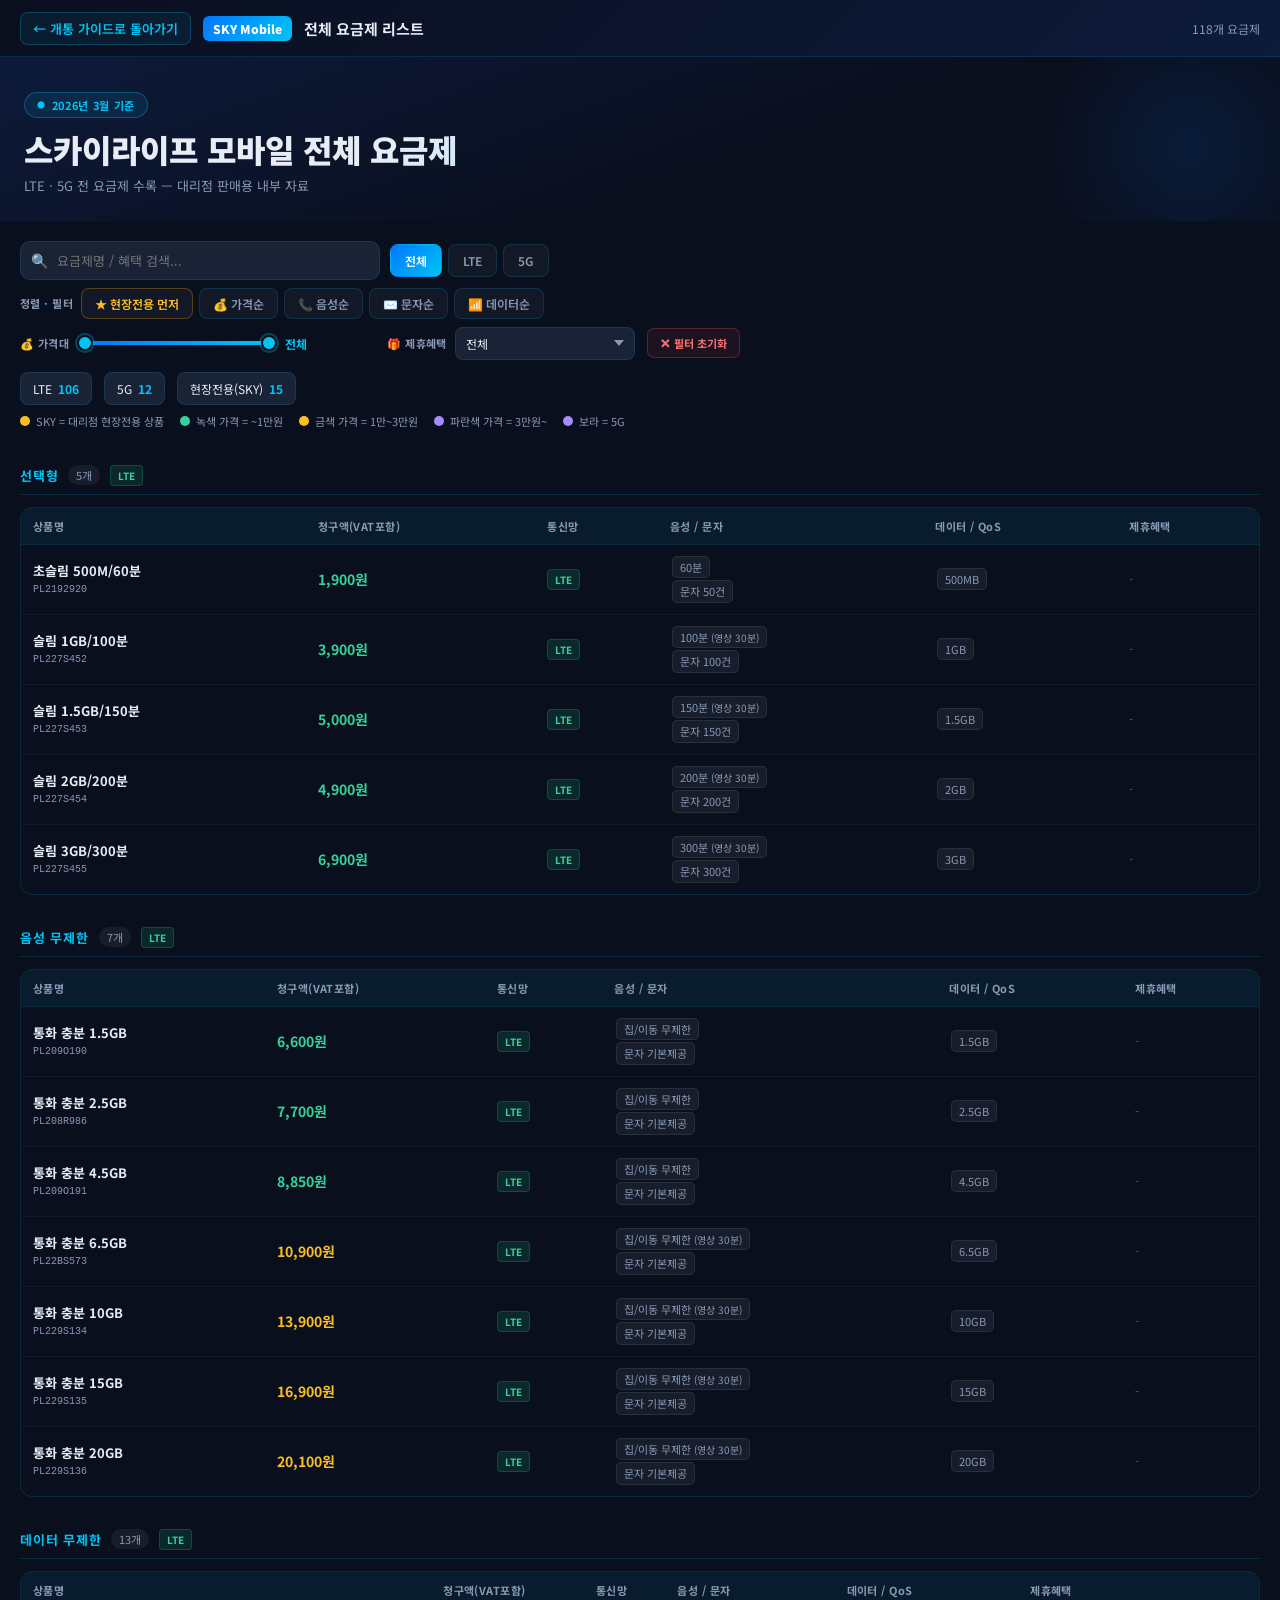
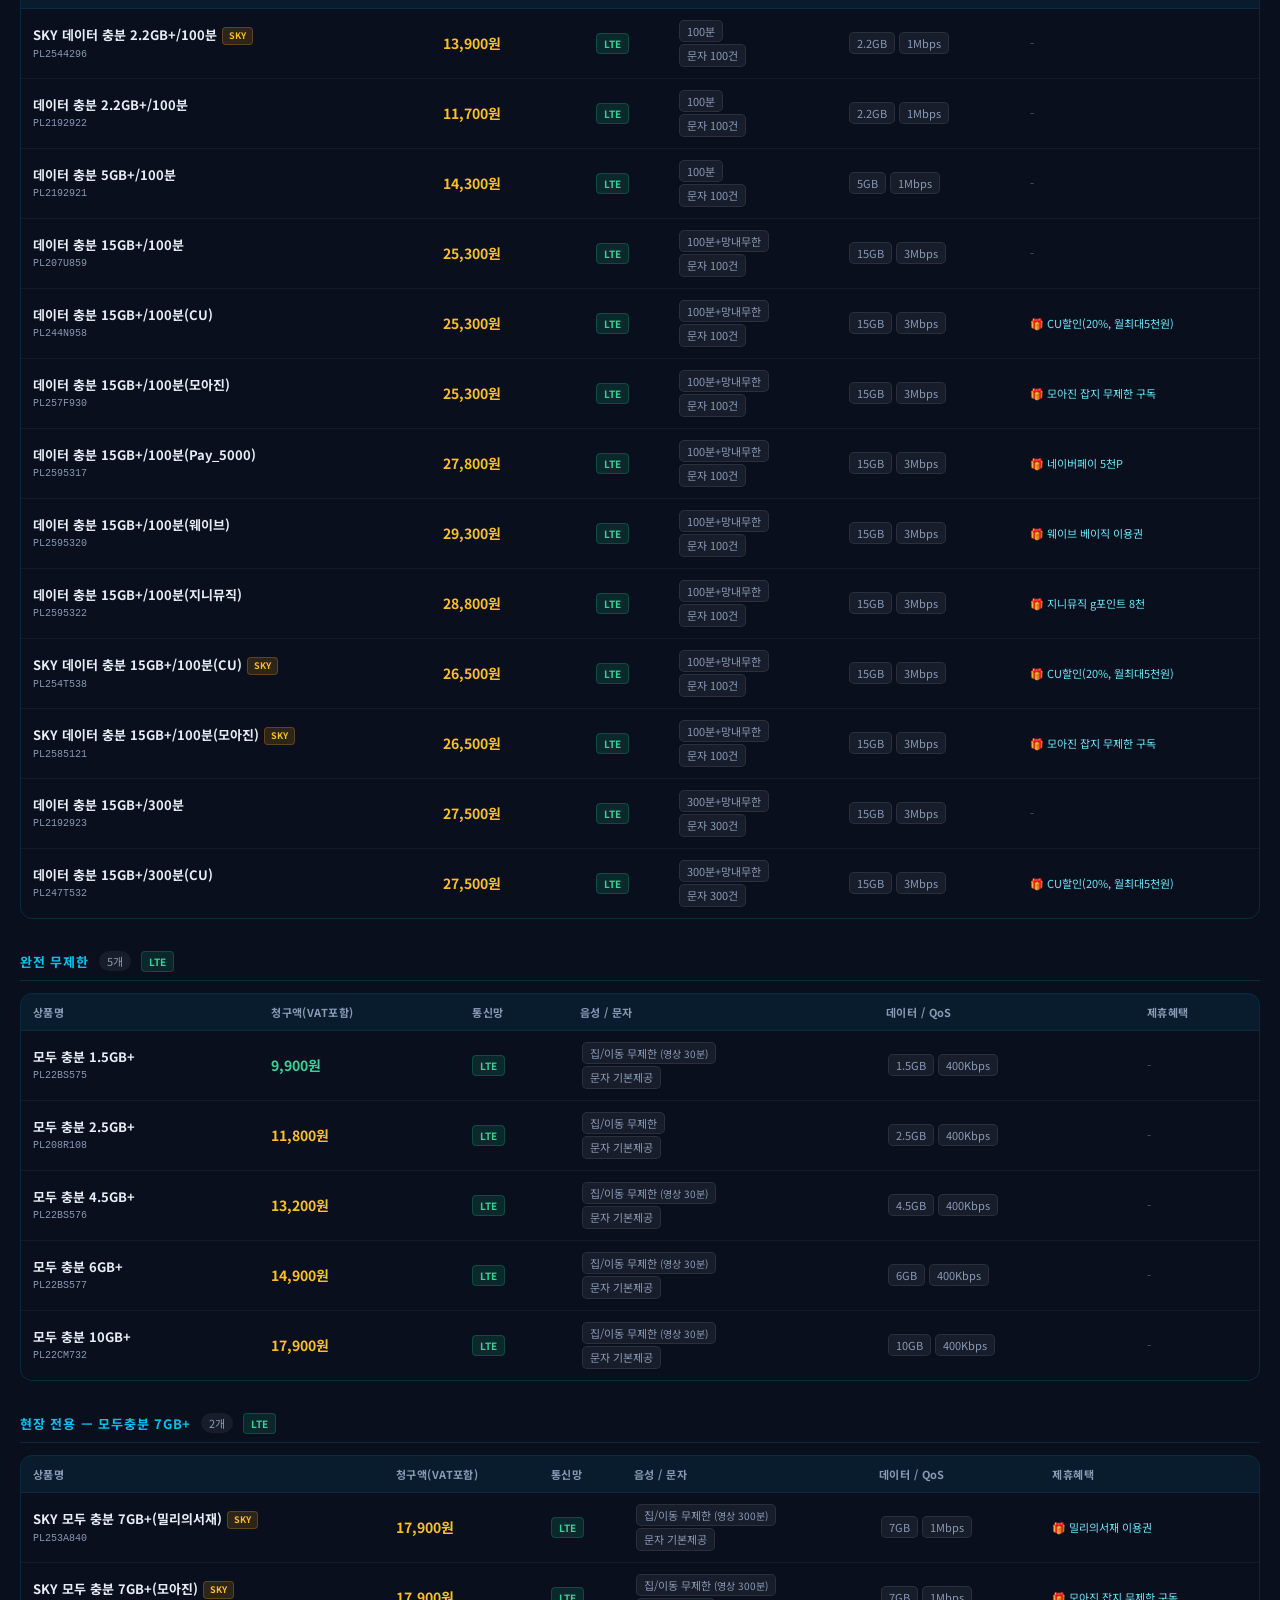
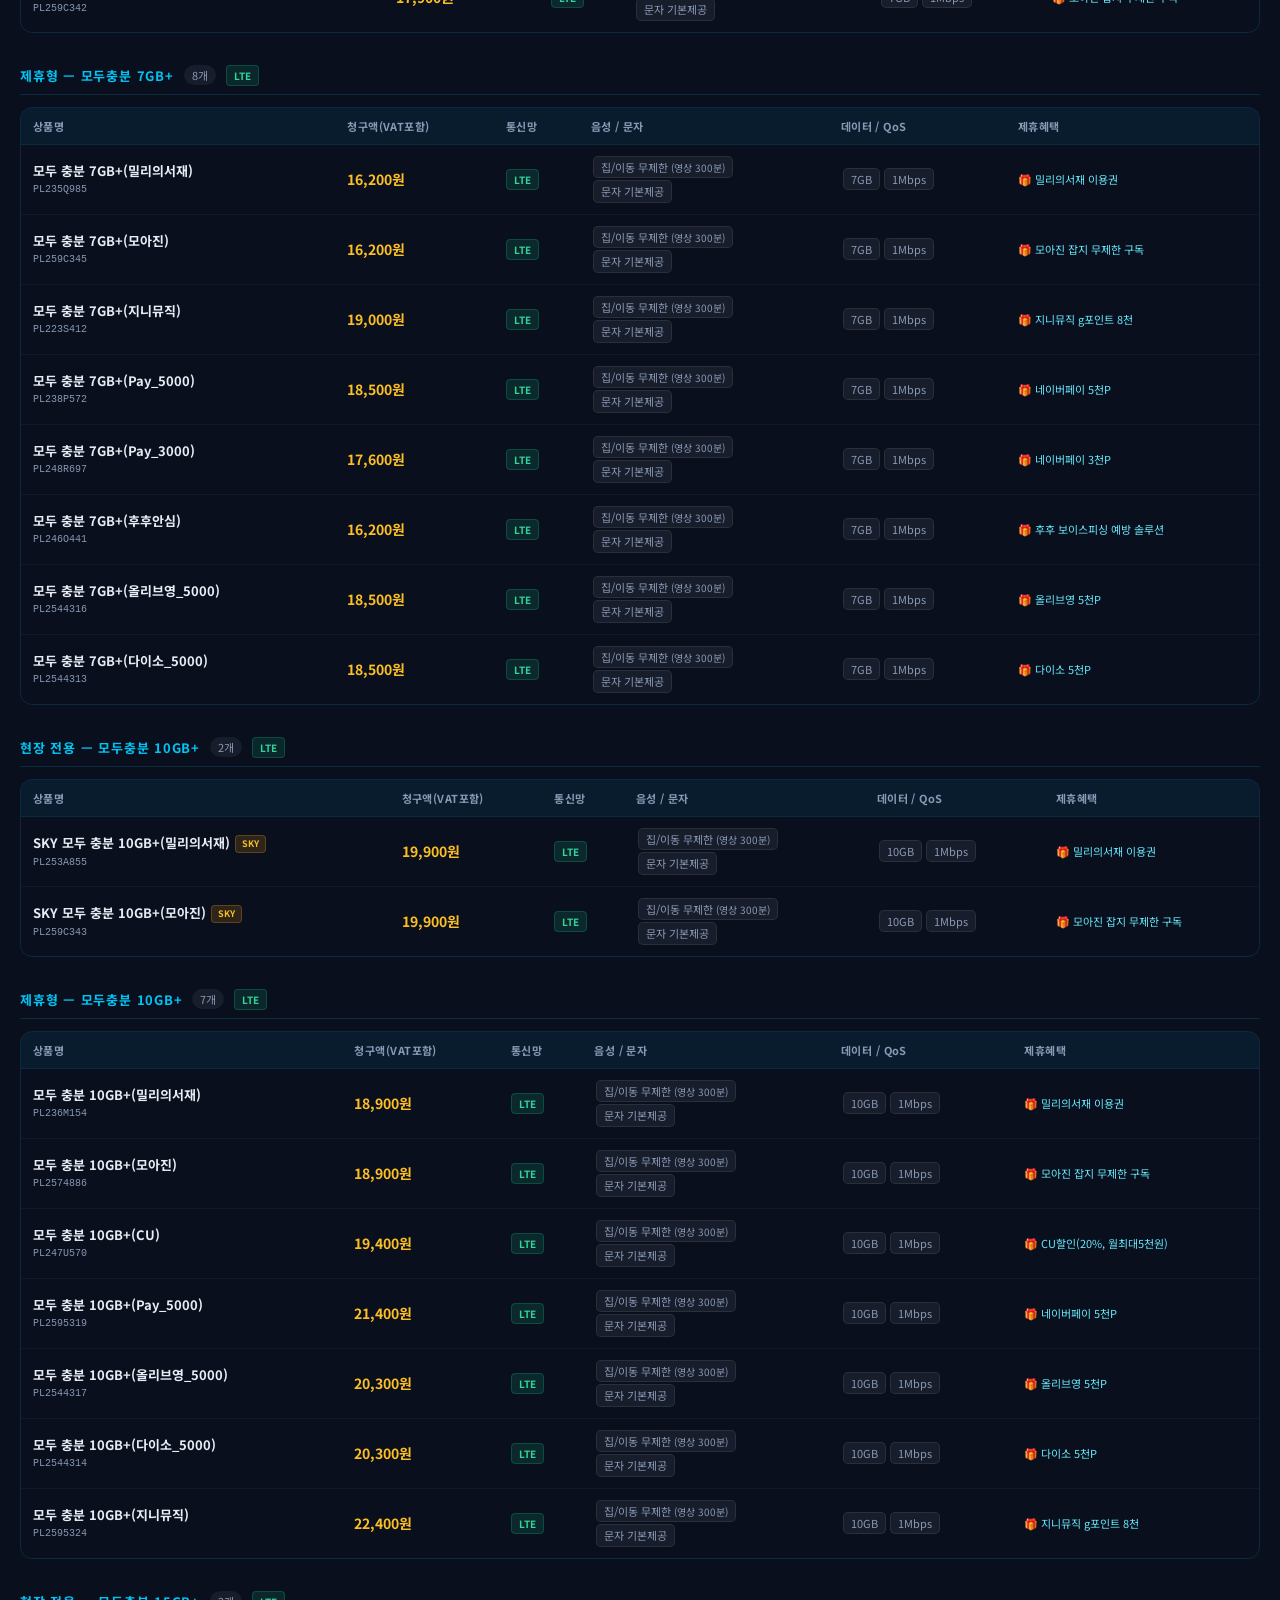
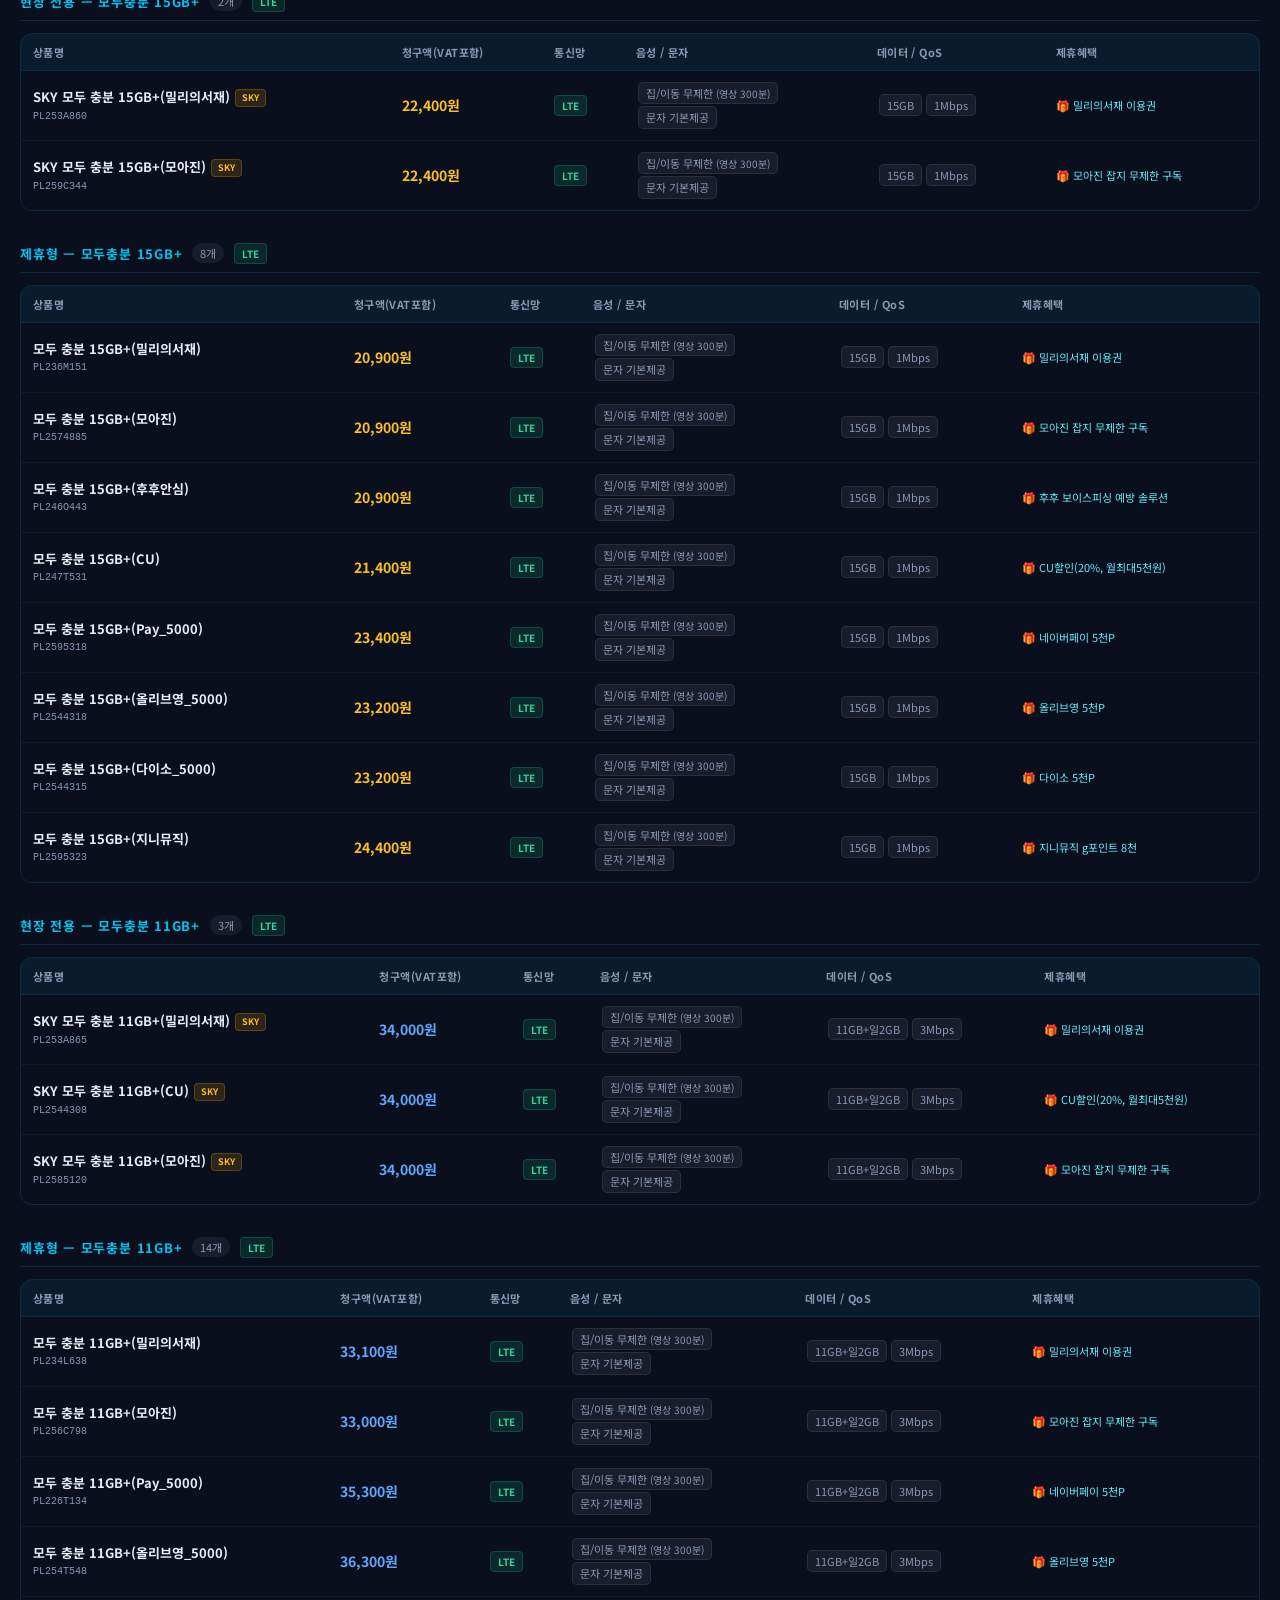
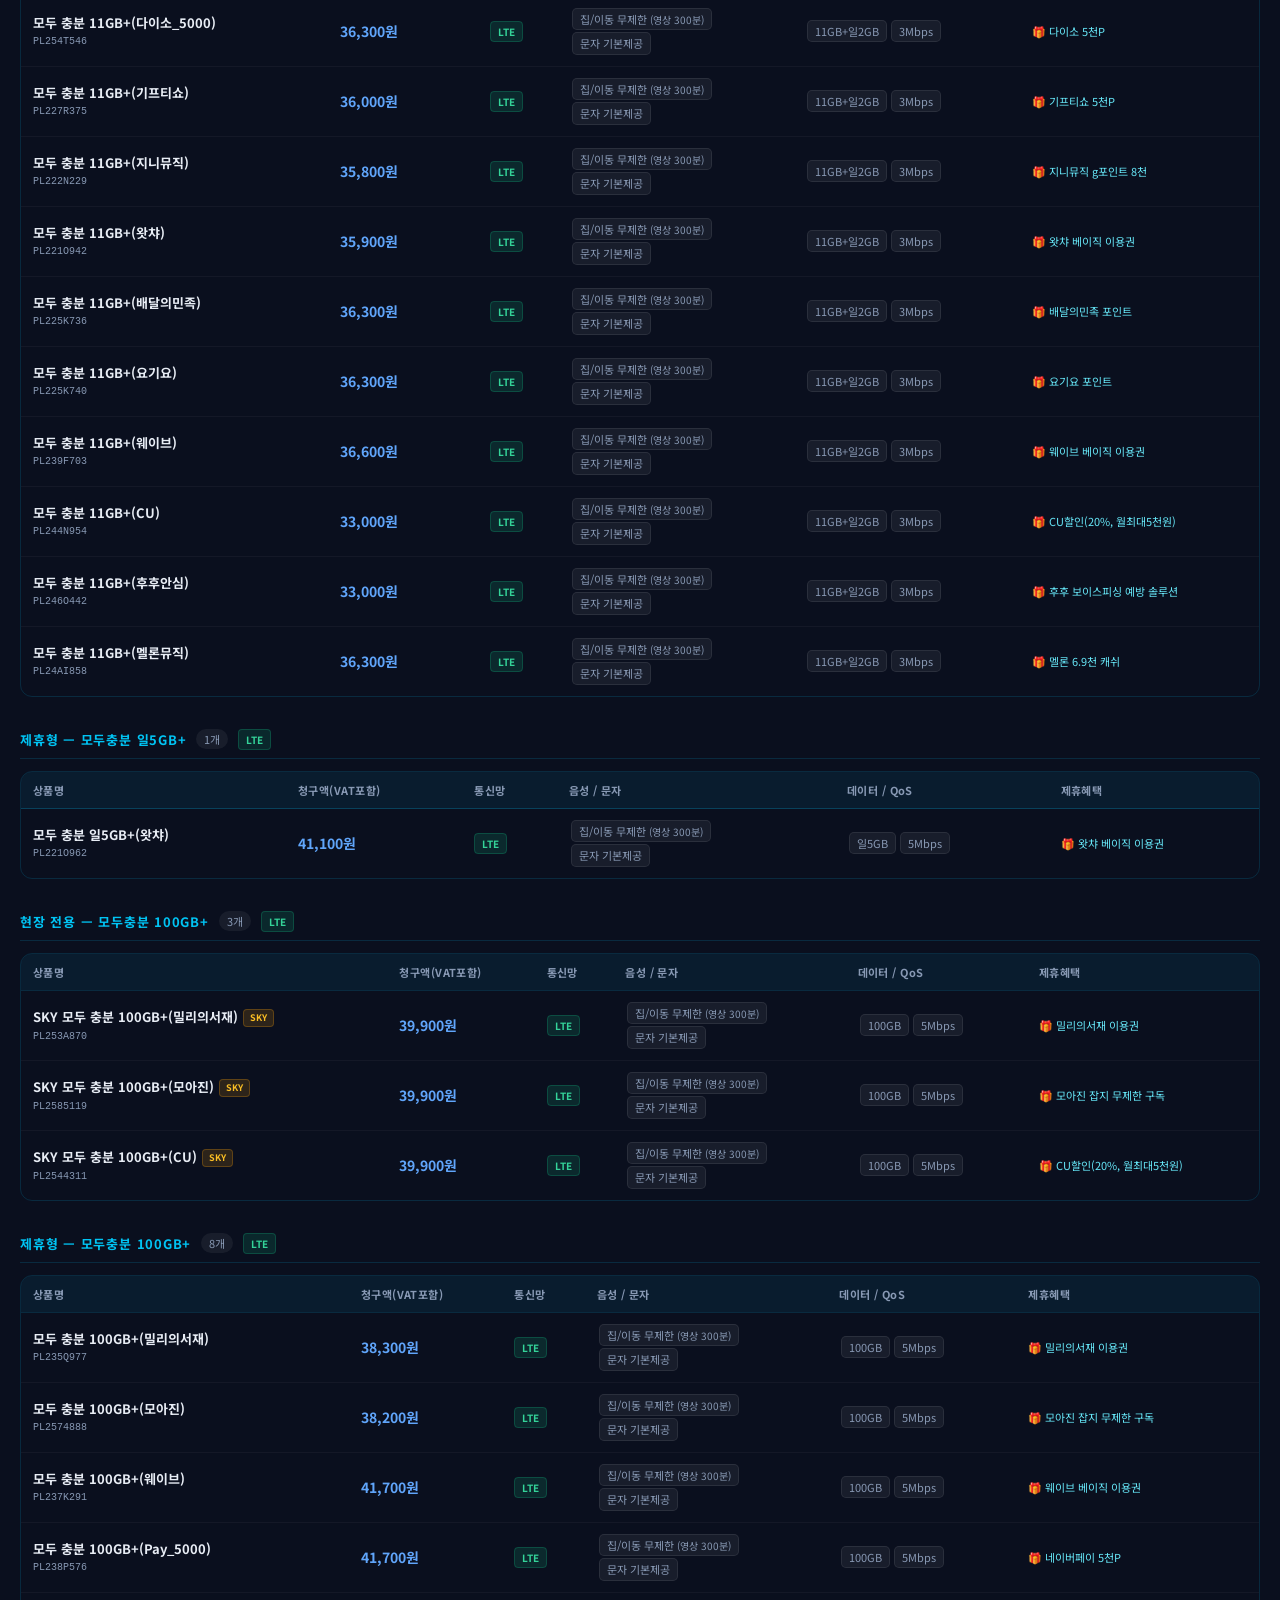
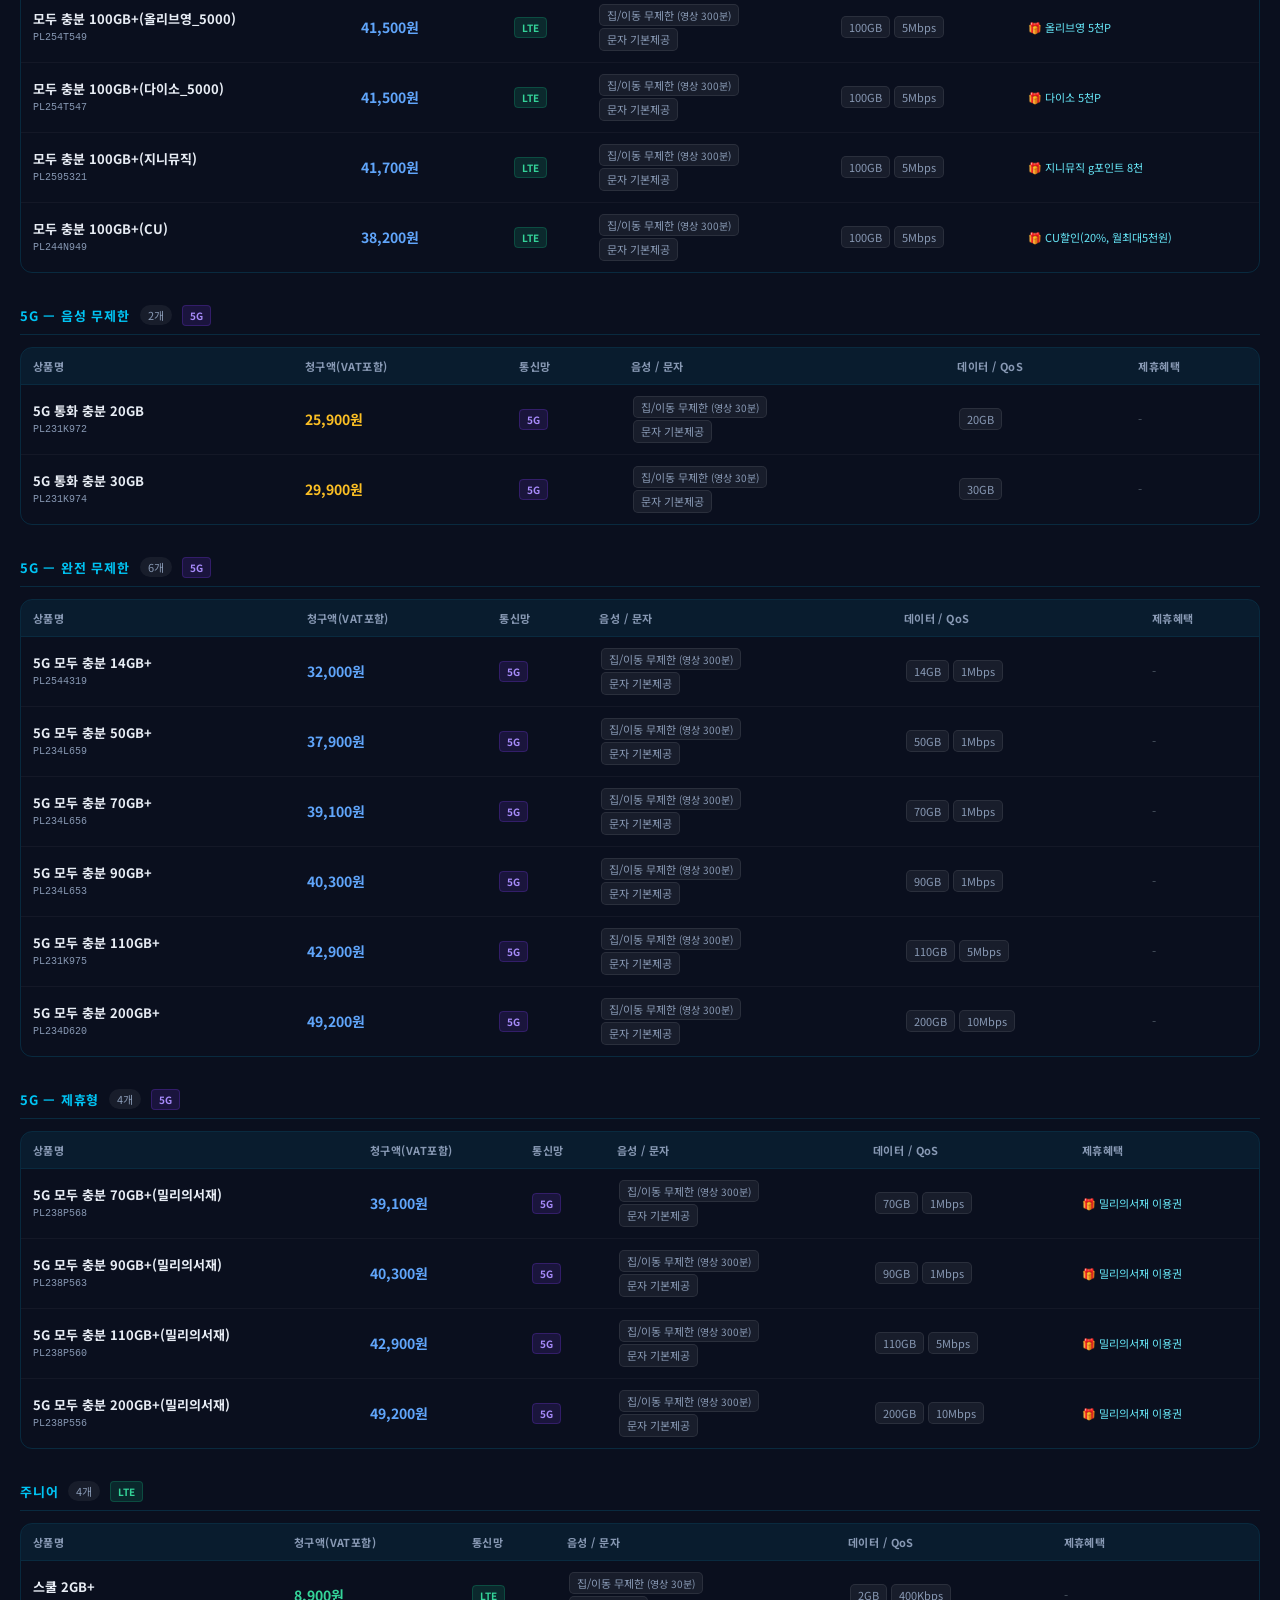
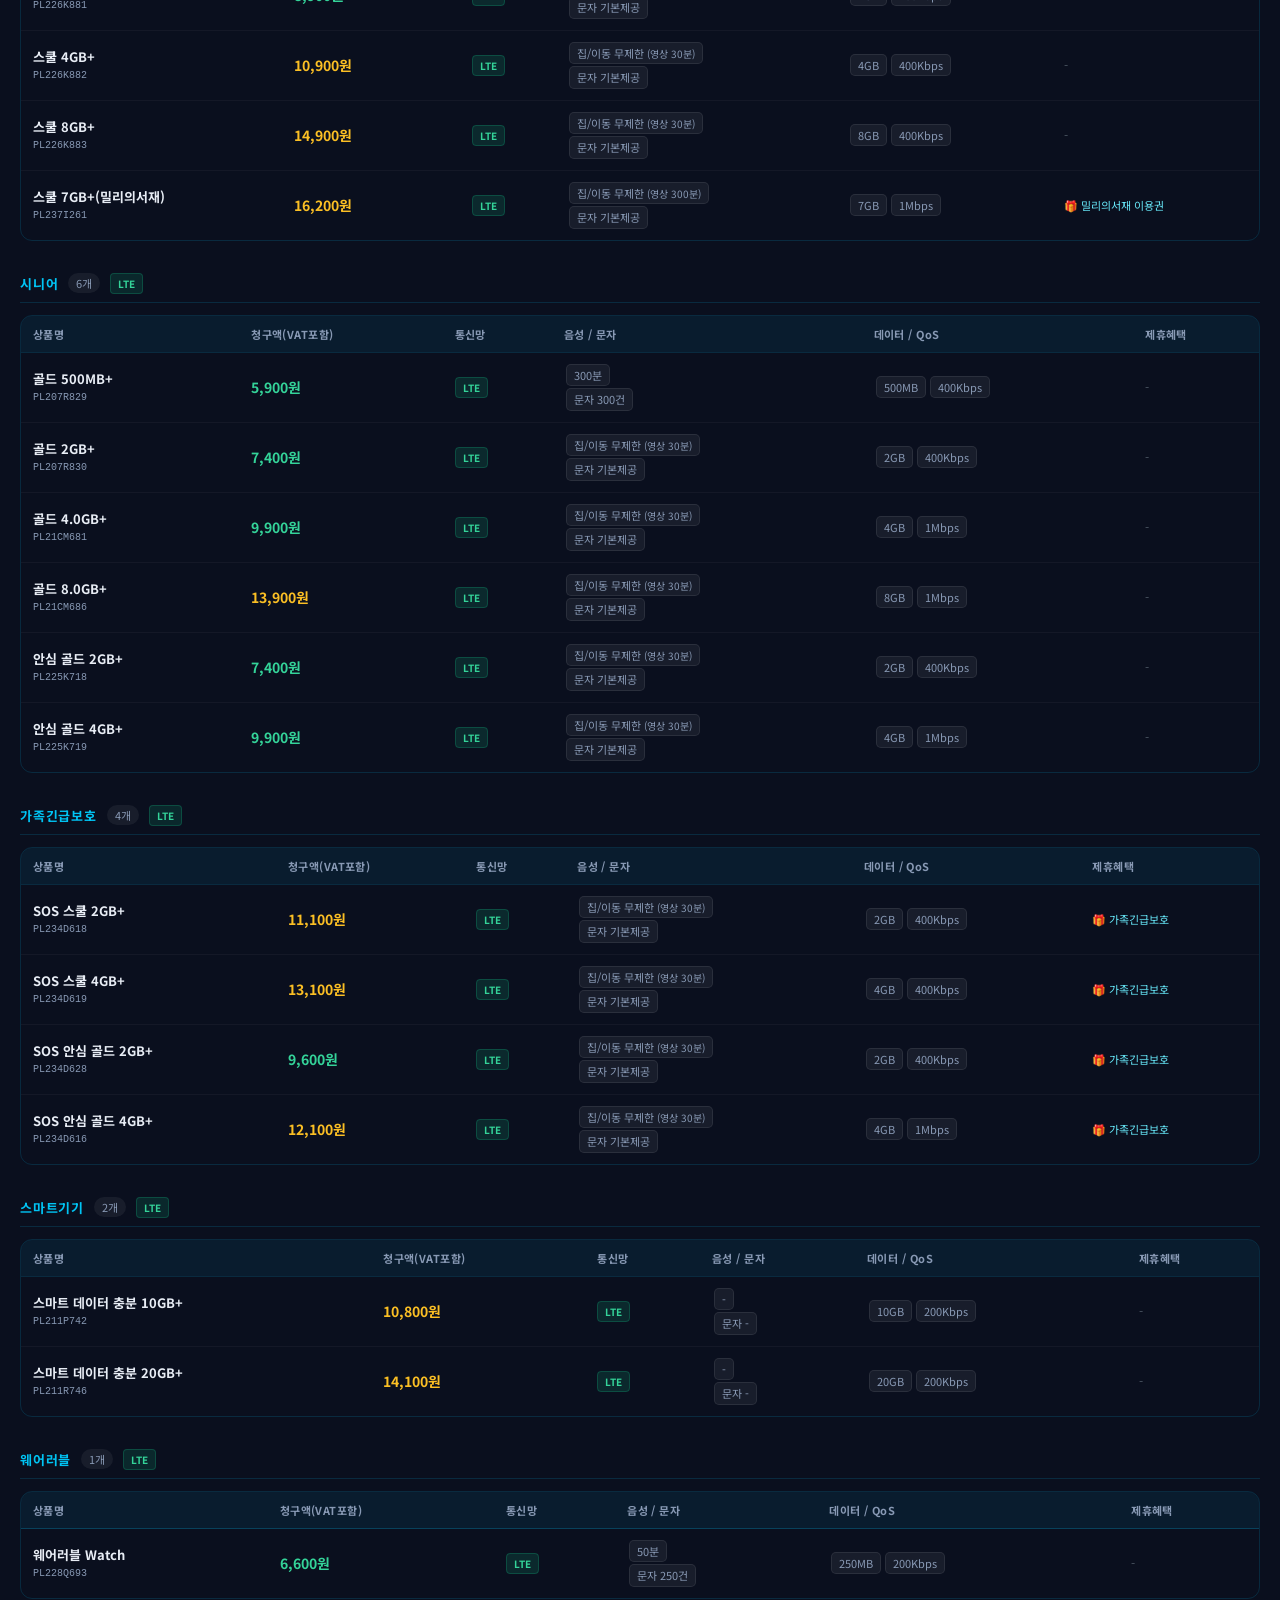
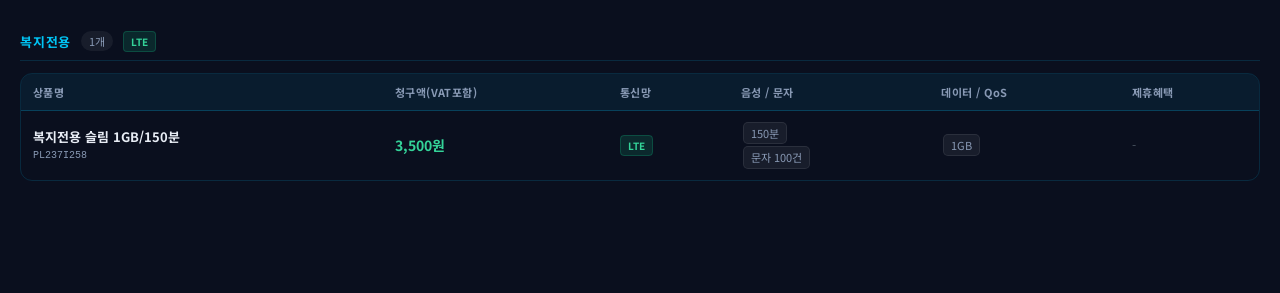
<file: plans_full.html>
<!DOCTYPE html>
<html lang="ko">
<head>
<meta charset="UTF-8">
<meta name="viewport" content="width=device-width, initial-scale=1.0">
<title>스카이라이프 모바일 전체 요금제 — 대리점 판매용</title>
<link href="https://fonts.googleapis.com/css2?family=Noto+Sans+KR:wght@300;400;500;700;900&display=swap" rel="stylesheet">
<style>
:root {
  --bg:#0a0f1e; --surface:#111827; --surface2:#1a2235; --surface3:#202d45;
  --accent:#00c4f4; --accent2:#0077ff; --gold:#f59e0b; --green:#10b981;
  --red:#ef4444; --purple:#7c3aed; --pink:#ec4899;
  --text:#e8edf5; --text-muted:#8899b4; --border:rgba(0,196,244,0.15);
}
*{margin:0;padding:0;box-sizing:border-box;}
body{background:var(--bg);color:var(--text);font-family:'Noto Sans KR',sans-serif;min-height:100vh;}

/* HEADER */
header{background:linear-gradient(135deg,#0a0f1e,#0d1a3a);border-bottom:1px solid var(--border);padding:0 20px;position:sticky;top:0;z-index:200;backdrop-filter:blur(16px);}
.header-inner{max-width:1400px;margin:0 auto;display:flex;align-items:center;height:56px;gap:12px;}
.back-btn{display:flex;align-items:center;gap:6px;color:var(--accent);font-size:13px;font-weight:600;text-decoration:none;padding:6px 12px;border-radius:8px;border:1px solid rgba(0,196,244,.25);background:rgba(0,196,244,.07);transition:all .2s;cursor:pointer;}
.back-btn:hover{background:rgba(0,196,244,.15);}
.logo-badge{background:linear-gradient(135deg,var(--accent2),var(--accent));color:#fff;font-weight:900;font-size:12px;padding:4px 10px;border-radius:6px;white-space:nowrap;}
.header-title{font-size:15px;font-weight:700;}
.header-count{font-size:12px;color:var(--text-muted);margin-left:auto;white-space:nowrap;}

/* CONTROLS */
.controls{max-width:1400px;margin:0 auto;padding:20px 20px 0;display:flex;flex-wrap:wrap;gap:10px;align-items:center;}
.search-wrap{position:relative;flex:1;min-width:220px;max-width:360px;}
.search-wrap input{width:100%;background:var(--surface2);border:1px solid var(--border);border-radius:10px;padding:9px 12px 9px 36px;color:var(--text);font-size:13px;font-family:inherit;outline:none;transition:border-color .2s;}
.search-wrap input:focus{border-color:var(--accent);}
.search-icon{position:absolute;left:11px;top:50%;transform:translateY(-50%);color:var(--text-muted);font-size:14px;}
.filter-group{display:flex;gap:6px;flex-wrap:wrap;}
.filter-btn{padding:7px 14px;border-radius:8px;font-size:12px;font-weight:600;cursor:pointer;border:1px solid var(--border);background:rgba(255,255,255,.04);color:var(--text-muted);transition:all .2s;font-family:inherit;}
.filter-btn:hover{border-color:rgba(0,196,244,.4);color:var(--text);}
.filter-btn.active{background:linear-gradient(135deg,var(--accent2),var(--accent));color:#fff;border-color:transparent;}
.filter-btn.sky-only{border-color:rgba(245,158,11,.3);color:#fbbf24;}
.filter-btn.sky-only.active{background:linear-gradient(135deg,#d97706,var(--gold));color:#000;}

/* STATS BAR */
.stats-bar{max-width:1400px;margin:12px auto 0;padding:0 20px;display:flex;gap:12px;flex-wrap:wrap;}
.stat-chip{display:flex;align-items:center;gap:6px;background:var(--surface2);border:1px solid var(--border);border-radius:8px;padding:7px 12px;font-size:12px;}
.stat-chip .num{font-weight:700;color:var(--accent);}

/* CATEGORY SECTIONS */
main{max-width:1400px;margin:20px auto;padding:0 20px 60px;}
.cat-section{margin-bottom:32px;}
.cat-header{display:flex;align-items:center;gap:10px;margin-bottom:12px;padding-bottom:8px;border-bottom:1px solid var(--border);}
.cat-title{font-size:13px;font-weight:700;letter-spacing:.06em;color:var(--accent);}
.cat-count{font-size:11px;color:var(--text-muted);background:rgba(255,255,255,.06);padding:2px 8px;border-radius:10px;}
.cat-network{font-size:10px;font-weight:700;padding:2px 7px;border-radius:4px;}
.net-lte{background:rgba(16,185,129,.15);color:#34d399;border:1px solid rgba(16,185,129,.25);}
.net-5g{background:rgba(124,58,237,.15);color:#a78bfa;border:1px solid rgba(124,58,237,.25);}
.net-mix{background:rgba(245,158,11,.12);color:#fbbf24;border:1px solid rgba(245,158,11,.2);}

/* PLAN TABLE */
.plan-table-wrap{overflow-x:auto;border-radius:12px;border:1px solid var(--border);}
table{width:100%;border-collapse:collapse;font-size:12px;min-width:500px;}
thead tr{background:rgba(0,196,244,.07);}
th{padding:10px 12px;text-align:left;font-size:11px;font-weight:700;color:var(--text-muted);letter-spacing:.04em;border-bottom:1px solid var(--border);white-space:nowrap;}
td{padding:10px 12px;border-bottom:1px solid rgba(255,255,255,.04);vertical-align:middle;line-height:1.5;}
tr:last-child td{border-bottom:none;}
tr:hover td{background:rgba(255,255,255,.02);}

.plan-name{font-weight:700;color:var(--text);font-size:13px;}
.plan-code{font-size:10px;color:var(--text-muted);margin-top:2px;font-family:monospace;}
.sky-badge{display:inline-block;font-size:9px;font-weight:700;padding:1px 6px;border-radius:4px;background:rgba(245,158,11,.15);color:#fbbf24;border:1px solid rgba(245,158,11,.25);margin-left:5px;vertical-align:middle;}

.price{font-weight:700;font-size:14px;}
.price-green{color:#34d399;}
.price-gold{color:#fbbf24;}
.price-blue{color:#60a5fa;}

.spec-chip{display:inline-block;background:rgba(255,255,255,.06);border:1px solid rgba(255,255,255,.08);border-radius:5px;padding:2px 7px;font-size:11px;color:var(--text-muted);margin:1px 2px;}

.benefit-text{font-size:11px;color:#67e8f9;max-width:220px;line-height:1.5;}

/* EMPTY */
.empty{text-align:center;padding:60px 20px;color:var(--text-muted);}
.empty-icon{font-size:40px;margin-bottom:12px;}

/* LEGEND */
.legend{max-width:1400px;margin:0 auto;padding:0 20px 16px;display:flex;gap:16px;flex-wrap:wrap;}
.legend-item{display:flex;align-items:center;gap:6px;font-size:11px;color:var(--text-muted);}
.legend-dot{width:10px;height:10px;border-radius:50%;}

.controls-row1{max-width:1400px;margin:0 auto;padding:20px 20px 0;display:flex;flex-wrap:wrap;gap:10px;align-items:center;}
.controls-row2{max-width:1400px;margin:8px auto 0;padding:0 20px;display:flex;flex-wrap:wrap;gap:6px;align-items:center;}
.row2-label{font-size:11px;font-weight:700;color:var(--text-muted);letter-spacing:.04em;margin-right:2px;}
.sort-btn{padding:6px 13px;border-radius:8px;font-size:12px;font-weight:600;cursor:pointer;border:1px solid var(--border);background:rgba(255,255,255,.04);color:var(--text-muted);transition:all .2s;font-family:inherit;}
.sort-btn:hover{border-color:rgba(0,196,244,.4);color:var(--text);}
.sort-btn.active{background:linear-gradient(135deg,var(--accent2),var(--accent));color:#fff;border-color:transparent;}
.sort-btn.sky-sort{border-color:rgba(245,158,11,.3);color:#fbbf24;}
.sort-btn.sky-sort.active{background:linear-gradient(135deg,#d97706,var(--gold));color:#000;}

/* FILTER ROW3 */
.controls-row3{max-width:1400px;margin:8px auto 0;padding:0 20px;display:flex;flex-wrap:wrap;gap:12px;align-items:center;}
.filter-block{display:flex;align-items:center;gap:8px;flex-wrap:wrap;}
.filter-label{font-size:11px;font-weight:700;color:var(--text-muted);letter-spacing:.04em;white-space:nowrap;}
/* 슬라이더 */
.range-wrap{display:flex;align-items:center;gap:8px;}
.range-track{position:relative;width:200px;height:20px;display:flex;align-items:center;}
.range-track input[type=range]{position:absolute;width:100%;pointer-events:none;-webkit-appearance:none;appearance:none;height:4px;background:transparent;outline:none;}
.range-track input[type=range]::-webkit-slider-thumb{pointer-events:all;-webkit-appearance:none;width:16px;height:16px;border-radius:50%;background:var(--accent);border:2px solid #0a0f1e;cursor:pointer;box-shadow:0 0 0 2px rgba(0,196,244,.3);}
.range-track input[type=range]::-moz-range-thumb{pointer-events:all;width:16px;height:16px;border-radius:50%;background:var(--accent);border:2px solid #0a0f1e;cursor:pointer;}
.range-fill{position:absolute;height:4px;background:linear-gradient(90deg,var(--accent2),var(--accent));border-radius:2px;pointer-events:none;}
.range-bg{position:absolute;width:100%;height:4px;background:rgba(255,255,255,.1);border-radius:2px;}
.range-val{font-size:12px;font-weight:700;color:var(--accent);white-space:nowrap;min-width:90px;}
/* 셀렉트 */
.benefit-select{background:var(--surface2);border:1px solid var(--border);border-radius:8px;padding:7px 30px 7px 10px;color:var(--text);font-size:12px;font-family:inherit;outline:none;cursor:pointer;-webkit-appearance:none;appearance:none;background-image:url("data:image/svg+xml,%3Csvg xmlns='http://www.w3.org/2000/svg' width='10' height='6'%3E%3Cpath d='M0 0l5 6 5-6z' fill='%238899b4'/%3E%3C/svg%3E");background-repeat:no-repeat;background-position:right 10px center;min-width:180px;}
.benefit-select:focus{border-color:var(--accent);}
.reset-filters{padding:6px 12px;border-radius:7px;font-size:11px;font-weight:700;cursor:pointer;border:1px solid rgba(239,68,68,.3);background:rgba(239,68,68,.08);color:#f87171;font-family:inherit;transition:all .2s;}
.reset-filters:hover{background:rgba(239,68,68,.18);}
@media(max-width:600px){
  .controls-row1,.controls-row2,.controls-row3{flex-direction:column;align-items:stretch;}
  .search-wrap{max-width:100%;}
  .filter-block{width:100%;}
  .range-wrap{width:100%;}
  .range-track{width:100%;flex:1;}
  .range-val{min-width:70px;text-align:right;}
  .benefit-select{width:100%;min-width:0;box-sizing:border-box;}
  .reset-filters{width:100%;text-align:center;padding:9px;}
  table{font-size:11px;min-width:0;}
  th,td{padding:8px 6px;}
  .plan-code{display:none;}
  .col-net{display:none;}
  .benefit-text{max-width:120px;font-size:10px;}
  .spec-chip{font-size:10px;padding:1px 4px;}
}
@keyframes blink{0%,100%{opacity:1}50%{opacity:.3}}
</style>
</head>
<body>

<header>
  <div class="header-inner">
    <a href="mobile_sales_guide.html" class="back-btn">← 개통 가이드로 돌아가기</a>
    <div class="logo-badge">SKY Mobile</div>
    <div class="header-title">전체 요금제 리스트</div>
    <div class="header-count" id="visible-count">115개 요금제</div>
  </div>
</header>

<div style="background:linear-gradient(160deg,#0d1a3a 0%,#0a0f1e 60%);padding:32px 24px 24px;position:relative;overflow:hidden;">
  <div style="position:absolute;top:-60px;right:-60px;width:300px;height:300px;background:radial-gradient(circle,rgba(0,119,255,.12) 0%,transparent 70%);pointer-events:none;"></div>
  <div style="max-width:1400px;margin:0 auto;">
    <div style="display:inline-flex;align-items:center;gap:6px;background:rgba(0,196,244,.1);border:1px solid rgba(0,196,244,.3);color:var(--accent);font-size:11px;font-weight:700;padding:4px 12px;border-radius:20px;margin-bottom:12px;letter-spacing:.06em;">
      <span style="font-size:8px;animation:blink 1.4s infinite">●</span> 2026년 3월 기준
    </div>
    <h1 style="font-size:clamp(20px,3.5vw,32px);font-weight:900;line-height:1.2;margin-bottom:8px;background:linear-gradient(135deg,#e8edf5 30%,var(--accent) 100%);-webkit-background-clip:text;-webkit-text-fill-color:transparent;background-clip:text;">
      스카이라이프 모바일 전체 요금제
    </h1>
    <p style="font-size:13px;color:var(--text-muted);line-height:1.6;">LTE · 5G 전 요금제 수록 — 대리점 판매용 내부 자료</p>
  </div>
</div>
<div class="controls-row1">
  <div class="search-wrap">
    <span class="search-icon">🔍</span>
    <input type="text" id="searchInput" placeholder="요금제명 / 혜택 검색..." oninput="applyFilters()">
  </div>
  <div class="filter-group" id="netFilter">
    <button class="filter-btn active" onclick="setNet(this,'all')">전체</button>
    <button class="filter-btn" onclick="setNet(this,'LTE')">LTE</button>
    <button class="filter-btn" onclick="setNet(this,'5G')">5G</button>
  </div>
</div>
<div class="controls-row2">
  <span class="row2-label">정렬 · 필터</span>
  <button class="sort-btn sky-sort" id="btnSky" onclick="setSort('sky')">★ 현장전용 먼저</button>
  <button class="sort-btn" id="btnPrice" onclick="setSort('price')">💰 가격순</button>
  <button class="sort-btn" id="btnVoice" onclick="setSort('voice')">📞 음성순</button>
  <button class="sort-btn" id="btnSms" onclick="setSort('sms')">✉️ 문자순</button>
  <button class="sort-btn" id="btnData" onclick="setSort('data')">📶 데이터순</button>
</div>

<div class="controls-row3">
  <div class="filter-block">
    <span class="filter-label">💰 가격대</span>
    <div class="range-wrap">
      <div class="range-track">
        <div class="range-bg"></div>
        <div class="range-fill" id="rangeFill"></div>
        <input type="range" id="rangeMin" min="0" max="49200" value="0" step="100" oninput="onRangeInput()">
        <input type="range" id="rangeMax" min="0" max="49200" value="49200" step="100" oninput="onRangeInput()">
      </div>
      <span class="range-val" id="rangeValDisplay">전체</span>
    </div>
  </div>
  <div class="filter-block">
    <span class="filter-label">🎁 제휴혜택</span>
    <select class="benefit-select" id="benefitSelect" onchange="applyFilters()">
      <option value="">전체</option>
      <option value="밀리의서재">밀리의서재 이용권</option>
      <option value="모아진">모아진 잡지 무제한</option>
      <option value="네이버페이 5천P">네이버페이 5천P</option>
      <option value="네이버페이 3천P">네이버페이 3천P</option>
      <option value="지니뮤직">지니뮤직 g포인트 8천</option>
      <option value="웨이브">웨이브 베이직 이용권</option>
      <option value="왓챠">왓챠 베이직 이용권</option>
      <option value="cu할인">CU할인 20%</option>
      <option value="올리브영">올리브영 5천P</option>
      <option value="다이소">다이소 5천P</option>
      <option value="배달의민족">배달의민족 포인트</option>
      <option value="요기요">요기요 포인트</option>
      <option value="멜론">멜론 6.9천 캐쉬</option>
      <option value="기프티쇼">기프티쇼 5천P</option>
      <option value="후후">후후 보이스피싱 예방</option>
    </select>
  </div>
  <button class="reset-filters" onclick="resetFilters()">✕ 필터 초기화</button>
</div>

<div class="stats-bar">
  <div class="stat-chip">LTE <span class="num" id="cnt-lte">?</span></div>
  <div class="stat-chip">5G <span class="num" id="cnt-5g">?</span></div>
  <div class="stat-chip">현장전용(SKY) <span class="num" id="cnt-sky">?</span></div>
</div>

<div class="legend" style="margin-top:8px">
  <div class="legend-item"><div class="legend-dot" style="background:#fbbf24"></div> SKY = 대리점 현장전용 상품</div>
  <div class="legend-item"><div class="legend-dot" style="background:#34d399"></div> 녹색 가격 = ~1만원</div>
  <div class="legend-item"><div class="legend-dot" style="background:#fbbf24"></div> 금색 가격 = 1만~3만원</div>
  <div class="legend-item"><div class="legend-dot" style="background:#a78bfa"></div> 파란색 가격 = 3만원~</div>
  <div class="legend-item"><div class="legend-dot" style="background:#a78bfa"></div> 보라 = 5G</div>
</div>

<main id="mainContent"></main>

<script>
const PLANS = [
  // 선택형
  {cat:'선택형',net:'LTE',code:'PL2192920',name:'초슬림 500M/60분',price:1900,voice:'60분',video:'-',data:'500MB',qos:'-',sms:'50건',benefit:'',sky:false},
  {cat:'선택형',net:'LTE',code:'PL227S452',name:'슬림 1GB/100분',price:3900,voice:'100분',video:'30분',data:'1GB',qos:'-',sms:'100건',benefit:'',sky:false},
  {cat:'선택형',net:'LTE',code:'PL227S453',name:'슬림 1.5GB/150분',price:5000,voice:'150분',video:'30분',data:'1.5GB',qos:'-',sms:'150건',benefit:'',sky:false},
  {cat:'선택형',net:'LTE',code:'PL227S454',name:'슬림 2GB/200분',price:4900,voice:'200분',video:'30분',data:'2GB',qos:'-',sms:'200건',benefit:'',sky:false},
  {cat:'선택형',net:'LTE',code:'PL227S455',name:'슬림 3GB/300분',price:6900,voice:'300분',video:'30분',data:'3GB',qos:'-',sms:'300건',benefit:'',sky:false},
  // 음성 무제한
  {cat:'음성 무제한',net:'LTE',code:'PL209O190',name:'통화 충분 1.5GB',price:6600,voice:'집/이동 무제한',video:'-',data:'1.5GB',qos:'-',sms:'기본제공',benefit:'',sky:false},
  {cat:'음성 무제한',net:'LTE',code:'PL208R986',name:'통화 충분 2.5GB',price:7700,voice:'집/이동 무제한',video:'-',data:'2.5GB',qos:'-',sms:'기본제공',benefit:'',sky:false},
  {cat:'음성 무제한',net:'LTE',code:'PL209O191',name:'통화 충분 4.5GB',price:8850,voice:'집/이동 무제한',video:'-',data:'4.5GB',qos:'-',sms:'기본제공',benefit:'',sky:false},
  {cat:'음성 무제한',net:'LTE',code:'PL22BS573',name:'통화 충분 6.5GB',price:10900,voice:'집/이동 무제한',video:'30분',data:'6.5GB',qos:'-',sms:'기본제공',benefit:'',sky:false},
  {cat:'음성 무제한',net:'LTE',code:'PL229S134',name:'통화 충분 10GB',price:13900,voice:'집/이동 무제한',video:'30분',data:'10GB',qos:'-',sms:'기본제공',benefit:'',sky:false},
  {cat:'음성 무제한',net:'LTE',code:'PL229S135',name:'통화 충분 15GB',price:16900,voice:'집/이동 무제한',video:'30분',data:'15GB',qos:'-',sms:'기본제공',benefit:'',sky:false},
  {cat:'음성 무제한',net:'LTE',code:'PL229S136',name:'통화 충분 20GB',price:20100,voice:'집/이동 무제한',video:'30분',data:'20GB',qos:'-',sms:'기본제공',benefit:'',sky:false},
  // 데이터 무제한
  {cat:'데이터 무제한',net:'LTE',code:'PL2544296',name:'SKY 데이터 충분 2.2GB+/100분',price:13900,voice:'100분',video:'-',data:'2.2GB',qos:'1Mbps',sms:'100건',benefit:'',sky:true},
  {cat:'데이터 무제한',net:'LTE',code:'PL2192922',name:'데이터 충분 2.2GB+/100분',price:11700,voice:'100분',video:'-',data:'2.2GB',qos:'1Mbps',sms:'100건',benefit:'',sky:false},
  {cat:'데이터 무제한',net:'LTE',code:'PL2192921',name:'데이터 충분 5GB+/100분',price:14300,voice:'100분',video:'-',data:'5GB',qos:'1Mbps',sms:'100건',benefit:'',sky:false},
  {cat:'데이터 무제한',net:'LTE',code:'PL207U859',name:'데이터 충분 15GB+/100분',price:25300,voice:'100분+망내무한',video:'-',data:'15GB',qos:'3Mbps',sms:'100건',benefit:'',sky:false},
  {cat:'데이터 무제한',net:'LTE',code:'PL244N958',name:'데이터 충분 15GB+/100분(CU)',price:25300,voice:'100분+망내무한',video:'-',data:'15GB',qos:'3Mbps',sms:'100건',benefit:'CU할인(20%, 월최대5천원)',sky:false},
  {cat:'데이터 무제한',net:'LTE',code:'PL257F930',name:'데이터 충분 15GB+/100분(모아진)',price:25300,voice:'100분+망내무한',video:'-',data:'15GB',qos:'3Mbps',sms:'100건',benefit:'모아진 잡지 무제한 구독',sky:false},
  {cat:'데이터 무제한',net:'LTE',code:'PL2595317',name:'데이터 충분 15GB+/100분(Pay_5000)',price:27800,voice:'100분+망내무한',video:'-',data:'15GB',qos:'3Mbps',sms:'100건',benefit:'네이버페이 5천P',sky:false},
  {cat:'데이터 무제한',net:'LTE',code:'PL2595320',name:'데이터 충분 15GB+/100분(웨이브)',price:29300,voice:'100분+망내무한',video:'-',data:'15GB',qos:'3Mbps',sms:'100건',benefit:'웨이브 베이직 이용권',sky:false},
  {cat:'데이터 무제한',net:'LTE',code:'PL2595322',name:'데이터 충분 15GB+/100분(지니뮤직)',price:28800,voice:'100분+망내무한',video:'-',data:'15GB',qos:'3Mbps',sms:'100건',benefit:'지니뮤직 g포인트 8천',sky:false},
  {cat:'데이터 무제한',net:'LTE',code:'PL254T538',name:'SKY 데이터 충분 15GB+/100분(CU)',price:26500,voice:'100분+망내무한',video:'-',data:'15GB',qos:'3Mbps',sms:'100건',benefit:'CU할인(20%, 월최대5천원)',sky:true},
  {cat:'데이터 무제한',net:'LTE',code:'PL2585121',name:'SKY 데이터 충분 15GB+/100분(모아진)',price:26500,voice:'100분+망내무한',video:'-',data:'15GB',qos:'3Mbps',sms:'100건',benefit:'모아진 잡지 무제한 구독',sky:true},
  {cat:'데이터 무제한',net:'LTE',code:'PL2192923',name:'데이터 충분 15GB+/300분',price:27500,voice:'300분+망내무한',video:'-',data:'15GB',qos:'3Mbps',sms:'300건',benefit:'',sky:false},
  {cat:'데이터 무제한',net:'LTE',code:'PL247T532',name:'데이터 충분 15GB+/300분(CU)',price:27500,voice:'300분+망내무한',video:'-',data:'15GB',qos:'3Mbps',sms:'300건',benefit:'CU할인(20%, 월최대5천원)',sky:false},
  // 완전 무제한
  {cat:'완전 무제한',net:'LTE',code:'PL22BS575',name:'모두 충분 1.5GB+',price:9900,voice:'집/이동 무제한',video:'30분',data:'1.5GB',qos:'400Kbps',sms:'기본제공',benefit:'',sky:false},
  {cat:'완전 무제한',net:'LTE',code:'PL208R108',name:'모두 충분 2.5GB+',price:11800,voice:'집/이동 무제한',video:'-',data:'2.5GB',qos:'400Kbps',sms:'기본제공',benefit:'',sky:false},
  {cat:'완전 무제한',net:'LTE',code:'PL22BS576',name:'모두 충분 4.5GB+',price:13200,voice:'집/이동 무제한',video:'30분',data:'4.5GB',qos:'400Kbps',sms:'기본제공',benefit:'',sky:false},
  {cat:'완전 무제한',net:'LTE',code:'PL22BS577',name:'모두 충분 6GB+',price:14900,voice:'집/이동 무제한',video:'30분',data:'6GB',qos:'400Kbps',sms:'기본제공',benefit:'',sky:false},
  {cat:'완전 무제한',net:'LTE',code:'PL22CM732',name:'모두 충분 10GB+',price:17900,voice:'집/이동 무제한',video:'30분',data:'10GB',qos:'400Kbps',sms:'기본제공',benefit:'',sky:false},
  // 모두충분 7GB+ (현장전용)
  {cat:'현장 전용 — 모두충분 7GB+',net:'LTE',code:'PL253A840',name:'SKY 모두 충분 7GB+(밀리의서재)',price:17900,voice:'집/이동 무제한',video:'300분',data:'7GB',qos:'1Mbps',sms:'기본제공',benefit:'밀리의서재 이용권',sky:true},
  {cat:'현장 전용 — 모두충분 7GB+',net:'LTE',code:'PL259C342',name:'SKY 모두 충분 7GB+(모아진)',price:17900,voice:'집/이동 무제한',video:'300분',data:'7GB',qos:'1Mbps',sms:'기본제공',benefit:'모아진 잡지 무제한 구독',sky:true},
  // 모두충분 7GB+ (공통)
  {cat:'제휴형 — 모두충분 7GB+',net:'LTE',code:'PL235Q985',name:'모두 충분 7GB+(밀리의서재)',price:16200,voice:'집/이동 무제한',video:'300분',data:'7GB',qos:'1Mbps',sms:'기본제공',benefit:'밀리의서재 이용권',sky:false},
  {cat:'제휴형 — 모두충분 7GB+',net:'LTE',code:'PL259C345',name:'모두 충분 7GB+(모아진)',price:16200,voice:'집/이동 무제한',video:'300분',data:'7GB',qos:'1Mbps',sms:'기본제공',benefit:'모아진 잡지 무제한 구독',sky:false},
  {cat:'제휴형 — 모두충분 7GB+',net:'LTE',code:'PL223S412',name:'모두 충분 7GB+(지니뮤직)',price:19000,voice:'집/이동 무제한',video:'300분',data:'7GB',qos:'1Mbps',sms:'기본제공',benefit:'지니뮤직 g포인트 8천',sky:false},
  {cat:'제휴형 — 모두충분 7GB+',net:'LTE',code:'PL238P572',name:'모두 충분 7GB+(Pay_5000)',price:18500,voice:'집/이동 무제한',video:'300분',data:'7GB',qos:'1Mbps',sms:'기본제공',benefit:'네이버페이 5천P',sky:false},
  {cat:'제휴형 — 모두충분 7GB+',net:'LTE',code:'PL248R697',name:'모두 충분 7GB+(Pay_3000)',price:17600,voice:'집/이동 무제한',video:'300분',data:'7GB',qos:'1Mbps',sms:'기본제공',benefit:'네이버페이 3천P',sky:false},
  {cat:'제휴형 — 모두충분 7GB+',net:'LTE',code:'PL246O441',name:'모두 충분 7GB+(후후안심)',price:16200,voice:'집/이동 무제한',video:'300분',data:'7GB',qos:'1Mbps',sms:'기본제공',benefit:'후후 보이스피싱 예방 솔루션',sky:false},
  {cat:'제휴형 — 모두충분 7GB+',net:'LTE',code:'PL2544316',name:'모두 충분 7GB+(올리브영_5000)',price:18500,voice:'집/이동 무제한',video:'300분',data:'7GB',qos:'1Mbps',sms:'기본제공',benefit:'올리브영 5천P',sky:false},
  {cat:'제휴형 — 모두충분 7GB+',net:'LTE',code:'PL2544313',name:'모두 충분 7GB+(다이소_5000)',price:18500,voice:'집/이동 무제한',video:'300분',data:'7GB',qos:'1Mbps',sms:'기본제공',benefit:'다이소 5천P',sky:false},
  // 10GB+
  {cat:'현장 전용 — 모두충분 10GB+',net:'LTE',code:'PL253A855',name:'SKY 모두 충분 10GB+(밀리의서재)',price:19900,voice:'집/이동 무제한',video:'300분',data:'10GB',qos:'1Mbps',sms:'기본제공',benefit:'밀리의서재 이용권',sky:true},
  {cat:'현장 전용 — 모두충분 10GB+',net:'LTE',code:'PL259C343',name:'SKY 모두 충분 10GB+(모아진)',price:19900,voice:'집/이동 무제한',video:'300분',data:'10GB',qos:'1Mbps',sms:'기본제공',benefit:'모아진 잡지 무제한 구독',sky:true},
  {cat:'제휴형 — 모두충분 10GB+',net:'LTE',code:'PL236M154',name:'모두 충분 10GB+(밀리의서재)',price:18900,voice:'집/이동 무제한',video:'300분',data:'10GB',qos:'1Mbps',sms:'기본제공',benefit:'밀리의서재 이용권',sky:false},
  {cat:'제휴형 — 모두충분 10GB+',net:'LTE',code:'PL2574886',name:'모두 충분 10GB+(모아진)',price:18900,voice:'집/이동 무제한',video:'300분',data:'10GB',qos:'1Mbps',sms:'기본제공',benefit:'모아진 잡지 무제한 구독',sky:false},
  {cat:'제휴형 — 모두충분 10GB+',net:'LTE',code:'PL247U570',name:'모두 충분 10GB+(CU)',price:19400,voice:'집/이동 무제한',video:'300분',data:'10GB',qos:'1Mbps',sms:'기본제공',benefit:'CU할인(20%, 월최대5천원)',sky:false},
  {cat:'제휴형 — 모두충분 10GB+',net:'LTE',code:'PL2595319',name:'모두 충분 10GB+(Pay_5000)',price:21400,voice:'집/이동 무제한',video:'300분',data:'10GB',qos:'1Mbps',sms:'기본제공',benefit:'네이버페이 5천P',sky:false},
  {cat:'제휴형 — 모두충분 10GB+',net:'LTE',code:'PL2544317',name:'모두 충분 10GB+(올리브영_5000)',price:20300,voice:'집/이동 무제한',video:'300분',data:'10GB',qos:'1Mbps',sms:'기본제공',benefit:'올리브영 5천P',sky:false},
  {cat:'제휴형 — 모두충분 10GB+',net:'LTE',code:'PL2544314',name:'모두 충분 10GB+(다이소_5000)',price:20300,voice:'집/이동 무제한',video:'300분',data:'10GB',qos:'1Mbps',sms:'기본제공',benefit:'다이소 5천P',sky:false},
  {cat:'제휴형 — 모두충분 10GB+',net:'LTE',code:'PL2595324',name:'모두 충분 10GB+(지니뮤직)',price:22400,voice:'집/이동 무제한',video:'300분',data:'10GB',qos:'1Mbps',sms:'기본제공',benefit:'지니뮤직 g포인트 8천',sky:false},
  // 15GB+
  {cat:'현장 전용 — 모두충분 15GB+',net:'LTE',code:'PL253A860',name:'SKY 모두 충분 15GB+(밀리의서재)',price:22400,voice:'집/이동 무제한',video:'300분',data:'15GB',qos:'1Mbps',sms:'기본제공',benefit:'밀리의서재 이용권',sky:true},
  {cat:'현장 전용 — 모두충분 15GB+',net:'LTE',code:'PL259C344',name:'SKY 모두 충분 15GB+(모아진)',price:22400,voice:'집/이동 무제한',video:'300분',data:'15GB',qos:'1Mbps',sms:'기본제공',benefit:'모아진 잡지 무제한 구독',sky:true},
  {cat:'제휴형 — 모두충분 15GB+',net:'LTE',code:'PL236M151',name:'모두 충분 15GB+(밀리의서재)',price:20900,voice:'집/이동 무제한',video:'300분',data:'15GB',qos:'1Mbps',sms:'기본제공',benefit:'밀리의서재 이용권',sky:false},
  {cat:'제휴형 — 모두충분 15GB+',net:'LTE',code:'PL2574885',name:'모두 충분 15GB+(모아진)',price:20900,voice:'집/이동 무제한',video:'300분',data:'15GB',qos:'1Mbps',sms:'기본제공',benefit:'모아진 잡지 무제한 구독',sky:false},
  {cat:'제휴형 — 모두충분 15GB+',net:'LTE',code:'PL246O443',name:'모두 충분 15GB+(후후안심)',price:20900,voice:'집/이동 무제한',video:'300분',data:'15GB',qos:'1Mbps',sms:'기본제공',benefit:'후후 보이스피싱 예방 솔루션',sky:false},
  {cat:'제휴형 — 모두충분 15GB+',net:'LTE',code:'PL247T531',name:'모두 충분 15GB+(CU)',price:21400,voice:'집/이동 무제한',video:'300분',data:'15GB',qos:'1Mbps',sms:'기본제공',benefit:'CU할인(20%, 월최대5천원)',sky:false},
  {cat:'제휴형 — 모두충분 15GB+',net:'LTE',code:'PL2595318',name:'모두 충분 15GB+(Pay_5000)',price:23400,voice:'집/이동 무제한',video:'300분',data:'15GB',qos:'1Mbps',sms:'기본제공',benefit:'네이버페이 5천P',sky:false},
  {cat:'제휴형 — 모두충분 15GB+',net:'LTE',code:'PL2544318',name:'모두 충분 15GB+(올리브영_5000)',price:23200,voice:'집/이동 무제한',video:'300분',data:'15GB',qos:'1Mbps',sms:'기본제공',benefit:'올리브영 5천P',sky:false},
  {cat:'제휴형 — 모두충분 15GB+',net:'LTE',code:'PL2544315',name:'모두 충분 15GB+(다이소_5000)',price:23200,voice:'집/이동 무제한',video:'300분',data:'15GB',qos:'1Mbps',sms:'기본제공',benefit:'다이소 5천P',sky:false},
  {cat:'제휴형 — 모두충분 15GB+',net:'LTE',code:'PL2595323',name:'모두 충분 15GB+(지니뮤직)',price:24400,voice:'집/이동 무제한',video:'300분',data:'15GB',qos:'1Mbps',sms:'기본제공',benefit:'지니뮤직 g포인트 8천',sky:false},
  // 11GB+
  {cat:'현장 전용 — 모두충분 11GB+',net:'LTE',code:'PL253A865',name:'SKY 모두 충분 11GB+(밀리의서재)',price:34000,voice:'집/이동 무제한',video:'300분',data:'11GB+일2GB',qos:'3Mbps',sms:'기본제공',benefit:'밀리의서재 이용권',sky:true},
  {cat:'현장 전용 — 모두충분 11GB+',net:'LTE',code:'PL2544308',name:'SKY 모두 충분 11GB+(CU)',price:34000,voice:'집/이동 무제한',video:'300분',data:'11GB+일2GB',qos:'3Mbps',sms:'기본제공',benefit:'CU할인(20%, 월최대5천원)',sky:true},
  {cat:'현장 전용 — 모두충분 11GB+',net:'LTE',code:'PL2585120',name:'SKY 모두 충분 11GB+(모아진)',price:34000,voice:'집/이동 무제한',video:'300분',data:'11GB+일2GB',qos:'3Mbps',sms:'기본제공',benefit:'모아진 잡지 무제한 구독',sky:true},
  {cat:'제휴형 — 모두충분 11GB+',net:'LTE',code:'PL234L638',name:'모두 충분 11GB+(밀리의서재)',price:33100,voice:'집/이동 무제한',video:'300분',data:'11GB+일2GB',qos:'3Mbps',sms:'기본제공',benefit:'밀리의서재 이용권',sky:false},
  {cat:'제휴형 — 모두충분 11GB+',net:'LTE',code:'PL256C798',name:'모두 충분 11GB+(모아진)',price:33000,voice:'집/이동 무제한',video:'300분',data:'11GB+일2GB',qos:'3Mbps',sms:'기본제공',benefit:'모아진 잡지 무제한 구독',sky:false},
  {cat:'제휴형 — 모두충분 11GB+',net:'LTE',code:'PL226T134',name:'모두 충분 11GB+(Pay_5000)',price:35300,voice:'집/이동 무제한',video:'300분',data:'11GB+일2GB',qos:'3Mbps',sms:'기본제공',benefit:'네이버페이 5천P',sky:false},
  {cat:'제휴형 — 모두충분 11GB+',net:'LTE',code:'PL254T548',name:'모두 충분 11GB+(올리브영_5000)',price:36300,voice:'집/이동 무제한',video:'300분',data:'11GB+일2GB',qos:'3Mbps',sms:'기본제공',benefit:'올리브영 5천P',sky:false},
  {cat:'제휴형 — 모두충분 11GB+',net:'LTE',code:'PL254T546',name:'모두 충분 11GB+(다이소_5000)',price:36300,voice:'집/이동 무제한',video:'300분',data:'11GB+일2GB',qos:'3Mbps',sms:'기본제공',benefit:'다이소 5천P',sky:false},
  {cat:'제휴형 — 모두충분 11GB+',net:'LTE',code:'PL227R375',name:'모두 충분 11GB+(기프티쇼)',price:36000,voice:'집/이동 무제한',video:'300분',data:'11GB+일2GB',qos:'3Mbps',sms:'기본제공',benefit:'기프티쇼 5천P',sky:false},
  {cat:'제휴형 — 모두충분 11GB+',net:'LTE',code:'PL222N229',name:'모두 충분 11GB+(지니뮤직)',price:35800,voice:'집/이동 무제한',video:'300분',data:'11GB+일2GB',qos:'3Mbps',sms:'기본제공',benefit:'지니뮤직 g포인트 8천',sky:false},
  {cat:'제휴형 — 모두충분 11GB+',net:'LTE',code:'PL221O942',name:'모두 충분 11GB+(왓챠)',price:35900,voice:'집/이동 무제한',video:'300분',data:'11GB+일2GB',qos:'3Mbps',sms:'기본제공',benefit:'왓챠 베이직 이용권',sky:false},
  {cat:'제휴형 — 모두충분 11GB+',net:'LTE',code:'PL225K736',name:'모두 충분 11GB+(배달의민족)',price:36300,voice:'집/이동 무제한',video:'300분',data:'11GB+일2GB',qos:'3Mbps',sms:'기본제공',benefit:'배달의민족 포인트',sky:false},
  {cat:'제휴형 — 모두충분 11GB+',net:'LTE',code:'PL225K740',name:'모두 충분 11GB+(요기요)',price:36300,voice:'집/이동 무제한',video:'300분',data:'11GB+일2GB',qos:'3Mbps',sms:'기본제공',benefit:'요기요 포인트',sky:false},
  {cat:'제휴형 — 모두충분 11GB+',net:'LTE',code:'PL239F703',name:'모두 충분 11GB+(웨이브)',price:36600,voice:'집/이동 무제한',video:'300분',data:'11GB+일2GB',qos:'3Mbps',sms:'기본제공',benefit:'웨이브 베이직 이용권',sky:false},
  {cat:'제휴형 — 모두충분 11GB+',net:'LTE',code:'PL244N954',name:'모두 충분 11GB+(CU)',price:33000,voice:'집/이동 무제한',video:'300분',data:'11GB+일2GB',qos:'3Mbps',sms:'기본제공',benefit:'CU할인(20%, 월최대5천원)',sky:false},
  {cat:'제휴형 — 모두충분 11GB+',net:'LTE',code:'PL246O442',name:'모두 충분 11GB+(후후안심)',price:33000,voice:'집/이동 무제한',video:'300분',data:'11GB+일2GB',qos:'3Mbps',sms:'기본제공',benefit:'후후 보이스피싱 예방 솔루션',sky:false},
  {cat:'제휴형 — 모두충분 11GB+',net:'LTE',code:'PL24AI858',name:'모두 충분 11GB+(멜론뮤직)',price:36300,voice:'집/이동 무제한',video:'300분',data:'11GB+일2GB',qos:'3Mbps',sms:'기본제공',benefit:'멜론 6.9천 캐쉬',sky:false},
  {cat:'제휴형 — 모두충분 일5GB+',net:'LTE',code:'PL221O962',name:'모두 충분 일5GB+(왓챠)',price:41100,voice:'집/이동 무제한',video:'300분',data:'일5GB',qos:'5Mbps',sms:'기본제공',benefit:'왓챠 베이직 이용권',sky:false},
  // 100GB+
  {cat:'현장 전용 — 모두충분 100GB+',net:'LTE',code:'PL253A870',name:'SKY 모두 충분 100GB+(밀리의서재)',price:39900,voice:'집/이동 무제한',video:'300분',data:'100GB',qos:'5Mbps',sms:'기본제공',benefit:'밀리의서재 이용권',sky:true},
  {cat:'현장 전용 — 모두충분 100GB+',net:'LTE',code:'PL2585119',name:'SKY 모두 충분 100GB+(모아진)',price:39900,voice:'집/이동 무제한',video:'300분',data:'100GB',qos:'5Mbps',sms:'기본제공',benefit:'모아진 잡지 무제한 구독',sky:true},
  {cat:'현장 전용 — 모두충분 100GB+',net:'LTE',code:'PL2544311',name:'SKY 모두 충분 100GB+(CU)',price:39900,voice:'집/이동 무제한',video:'300분',data:'100GB',qos:'5Mbps',sms:'기본제공',benefit:'CU할인(20%, 월최대5천원)',sky:true},
  {cat:'제휴형 — 모두충분 100GB+',net:'LTE',code:'PL235Q977',name:'모두 충분 100GB+(밀리의서재)',price:38300,voice:'집/이동 무제한',video:'300분',data:'100GB',qos:'5Mbps',sms:'기본제공',benefit:'밀리의서재 이용권',sky:false},
  {cat:'제휴형 — 모두충분 100GB+',net:'LTE',code:'PL2574888',name:'모두 충분 100GB+(모아진)',price:38200,voice:'집/이동 무제한',video:'300분',data:'100GB',qos:'5Mbps',sms:'기본제공',benefit:'모아진 잡지 무제한 구독',sky:false},
  {cat:'제휴형 — 모두충분 100GB+',net:'LTE',code:'PL237K291',name:'모두 충분 100GB+(웨이브)',price:41700,voice:'집/이동 무제한',video:'300분',data:'100GB',qos:'5Mbps',sms:'기본제공',benefit:'웨이브 베이직 이용권',sky:false},
  {cat:'제휴형 — 모두충분 100GB+',net:'LTE',code:'PL238P576',name:'모두 충분 100GB+(Pay_5000)',price:41700,voice:'집/이동 무제한',video:'300분',data:'100GB',qos:'5Mbps',sms:'기본제공',benefit:'네이버페이 5천P',sky:false},
  {cat:'제휴형 — 모두충분 100GB+',net:'LTE',code:'PL254T549',name:'모두 충분 100GB+(올리브영_5000)',price:41500,voice:'집/이동 무제한',video:'300분',data:'100GB',qos:'5Mbps',sms:'기본제공',benefit:'올리브영 5천P',sky:false},
  {cat:'제휴형 — 모두충분 100GB+',net:'LTE',code:'PL254T547',name:'모두 충분 100GB+(다이소_5000)',price:41500,voice:'집/이동 무제한',video:'300분',data:'100GB',qos:'5Mbps',sms:'기본제공',benefit:'다이소 5천P',sky:false},
  {cat:'제휴형 — 모두충분 100GB+',net:'LTE',code:'PL2595321',name:'모두 충분 100GB+(지니뮤직)',price:41700,voice:'집/이동 무제한',video:'300분',data:'100GB',qos:'5Mbps',sms:'기본제공',benefit:'지니뮤직 g포인트 8천',sky:false},
  {cat:'제휴형 — 모두충분 100GB+',net:'LTE',code:'PL244N949',name:'모두 충분 100GB+(CU)',price:38200,voice:'집/이동 무제한',video:'300분',data:'100GB',qos:'5Mbps',sms:'기본제공',benefit:'CU할인(20%, 월최대5천원)',sky:false},
  // 5G
  {cat:'5G — 음성 무제한',net:'5G',code:'PL231K972',name:'5G 통화 충분 20GB',price:25900,voice:'집/이동 무제한',video:'30분',data:'20GB',qos:'-',sms:'기본제공',benefit:'',sky:false},
  {cat:'5G — 음성 무제한',net:'5G',code:'PL231K974',name:'5G 통화 충분 30GB',price:29900,voice:'집/이동 무제한',video:'30분',data:'30GB',qos:'-',sms:'기본제공',benefit:'',sky:false},
  {cat:'5G — 완전 무제한',net:'5G',code:'PL2544319',name:'5G 모두 충분 14GB+',price:32000,voice:'집/이동 무제한',video:'300분',data:'14GB',qos:'1Mbps',sms:'기본제공',benefit:'',sky:false},
  {cat:'5G — 완전 무제한',net:'5G',code:'PL234L659',name:'5G 모두 충분 50GB+',price:37900,voice:'집/이동 무제한',video:'300분',data:'50GB',qos:'1Mbps',sms:'기본제공',benefit:'',sky:false},
  {cat:'5G — 완전 무제한',net:'5G',code:'PL234L656',name:'5G 모두 충분 70GB+',price:39100,voice:'집/이동 무제한',video:'300분',data:'70GB',qos:'1Mbps',sms:'기본제공',benefit:'',sky:false},
  {cat:'5G — 완전 무제한',net:'5G',code:'PL234L653',name:'5G 모두 충분 90GB+',price:40300,voice:'집/이동 무제한',video:'300분',data:'90GB',qos:'1Mbps',sms:'기본제공',benefit:'',sky:false},
  {cat:'5G — 완전 무제한',net:'5G',code:'PL231K975',name:'5G 모두 충분 110GB+',price:42900,voice:'집/이동 무제한',video:'300분',data:'110GB',qos:'5Mbps',sms:'기본제공',benefit:'',sky:false},
  {cat:'5G — 완전 무제한',net:'5G',code:'PL234D620',name:'5G 모두 충분 200GB+',price:49200,voice:'집/이동 무제한',video:'300분',data:'200GB',qos:'10Mbps',sms:'기본제공',benefit:'',sky:false},
  {cat:'5G — 제휴형',net:'5G',code:'PL238P568',name:'5G 모두 충분 70GB+(밀리의서재)',price:39100,voice:'집/이동 무제한',video:'300분',data:'70GB',qos:'1Mbps',sms:'기본제공',benefit:'밀리의서재 이용권',sky:false},
  {cat:'5G — 제휴형',net:'5G',code:'PL238P563',name:'5G 모두 충분 90GB+(밀리의서재)',price:40300,voice:'집/이동 무제한',video:'300분',data:'90GB',qos:'1Mbps',sms:'기본제공',benefit:'밀리의서재 이용권',sky:false},
  {cat:'5G — 제휴형',net:'5G',code:'PL238P560',name:'5G 모두 충분 110GB+(밀리의서재)',price:42900,voice:'집/이동 무제한',video:'300분',data:'110GB',qos:'5Mbps',sms:'기본제공',benefit:'밀리의서재 이용권',sky:false},
  {cat:'5G — 제휴형',net:'5G',code:'PL238P556',name:'5G 모두 충분 200GB+(밀리의서재)',price:49200,voice:'집/이동 무제한',video:'300분',data:'200GB',qos:'10Mbps',sms:'기본제공',benefit:'밀리의서재 이용권',sky:false},
  // 주니어
  {cat:'주니어',net:'LTE',code:'PL226K881',name:'스쿨 2GB+',price:8900,voice:'집/이동 무제한',video:'30분',data:'2GB',qos:'400Kbps',sms:'기본제공',benefit:'',sky:false},
  {cat:'주니어',net:'LTE',code:'PL226K882',name:'스쿨 4GB+',price:10900,voice:'집/이동 무제한',video:'30분',data:'4GB',qos:'400Kbps',sms:'기본제공',benefit:'',sky:false},
  {cat:'주니어',net:'LTE',code:'PL226K883',name:'스쿨 8GB+',price:14900,voice:'집/이동 무제한',video:'30분',data:'8GB',qos:'400Kbps',sms:'기본제공',benefit:'',sky:false},
  {cat:'주니어',net:'LTE',code:'PL237I261',name:'스쿨 7GB+(밀리의서재)',price:16200,voice:'집/이동 무제한',video:'300분',data:'7GB',qos:'1Mbps',sms:'기본제공',benefit:'밀리의서재 이용권',sky:false},
  // 시니어
  {cat:'시니어',net:'LTE',code:'PL207R829',name:'골드 500MB+',price:5900,voice:'300분',video:'-',data:'500MB',qos:'400Kbps',sms:'300건',benefit:'',sky:false},
  {cat:'시니어',net:'LTE',code:'PL207R830',name:'골드 2GB+',price:7400,voice:'집/이동 무제한',video:'30분',data:'2GB',qos:'400Kbps',sms:'기본제공',benefit:'',sky:false},
  {cat:'시니어',net:'LTE',code:'PL21CM681',name:'골드 4.0GB+',price:9900,voice:'집/이동 무제한',video:'30분',data:'4GB',qos:'1Mbps',sms:'기본제공',benefit:'',sky:false},
  {cat:'시니어',net:'LTE',code:'PL21CM686',name:'골드 8.0GB+',price:13900,voice:'집/이동 무제한',video:'30분',data:'8GB',qos:'1Mbps',sms:'기본제공',benefit:'',sky:false},
  {cat:'시니어',net:'LTE',code:'PL225K718',name:'안심 골드 2GB+',price:7400,voice:'집/이동 무제한',video:'30분',data:'2GB',qos:'400Kbps',sms:'기본제공',benefit:'',sky:false},
  {cat:'시니어',net:'LTE',code:'PL225K719',name:'안심 골드 4GB+',price:9900,voice:'집/이동 무제한',video:'30분',data:'4GB',qos:'1Mbps',sms:'기본제공',benefit:'',sky:false},
  // 가족긴급보호
  {cat:'가족긴급보호',net:'LTE',code:'PL234D618',name:'SOS 스쿨 2GB+',price:11100,voice:'집/이동 무제한',video:'30분',data:'2GB',qos:'400Kbps',sms:'기본제공',benefit:'가족긴급보호',sky:false},
  {cat:'가족긴급보호',net:'LTE',code:'PL234D619',name:'SOS 스쿨 4GB+',price:13100,voice:'집/이동 무제한',video:'30분',data:'4GB',qos:'400Kbps',sms:'기본제공',benefit:'가족긴급보호',sky:false},
  {cat:'가족긴급보호',net:'LTE',code:'PL234D628',name:'SOS 안심 골드 2GB+',price:9600,voice:'집/이동 무제한',video:'30분',data:'2GB',qos:'400Kbps',sms:'기본제공',benefit:'가족긴급보호',sky:false},
  {cat:'가족긴급보호',net:'LTE',code:'PL234D616',name:'SOS 안심 골드 4GB+',price:12100,voice:'집/이동 무제한',video:'30분',data:'4GB',qos:'1Mbps',sms:'기본제공',benefit:'가족긴급보호',sky:false},
  // 스마트기기
  {cat:'스마트기기',net:'LTE',code:'PL211P742',name:'스마트 데이터 충분 10GB+',price:10800,voice:'-',video:'-',data:'10GB',qos:'200Kbps',sms:'-',benefit:'',sky:false},
  {cat:'스마트기기',net:'LTE',code:'PL211R746',name:'스마트 데이터 충분 20GB+',price:14100,voice:'-',video:'-',data:'20GB',qos:'200Kbps',sms:'-',benefit:'',sky:false},
  // 웨어러블
  {cat:'웨어러블',net:'LTE',code:'PL228Q693',name:'웨어러블 Watch',price:6600,voice:'50분',video:'-',data:'250MB',qos:'200Kbps',sms:'250건',benefit:'',sky:false},
  // 복지전용
  {cat:'복지전용',net:'LTE',code:'PL237I258',name:'복지전용 슬림 1GB/150분',price:3500,voice:'150분',video:'-',data:'1GB',qos:'-',sms:'100건',benefit:'',sky:false},
];


// ── 상태 변수 ──
let filterNet = 'all';
let currentSort = null;
let priceMin = 0, priceMax = 49200;

// ── 유틸: 스펙 → 숫자 ──
function specToNum(val) {
  if (!val || val === '-') return 0;
  const s = val.toString().toLowerCase().trim();
  if (s.includes('무제한') || s.includes('기본제공')) return 999999;
  const gb = s.match(/([\d.]+)\s*gb/); if (gb) return parseFloat(gb[1]) * 1024;
  const mb = s.match(/([\d.]+)\s*mb/); if (mb) return parseFloat(mb[1]);
  const nm = s.match(/([\d,]+)/); if (nm) return parseFloat(nm[1].replace(',',''));
  return 0;
}
function qosToNum(val) {
  if (!val || val === '-') return 0;
  const s = val.toString().toLowerCase();
  const mbps = s.match(/([\d.]+)\s*mbps/); if (mbps) return parseFloat(mbps[1]) * 1000;
  const kbps = s.match(/([\d.]+)\s*kbps/); if (kbps) return parseFloat(kbps[1]);
  return 0;
}

// ── 정렬 ──
function sortPlans(plans, key) {
  const s = [...plans];
  if (key === 'sky') {
    s.sort((a,b) => (a.sky === b.sky) ? a.price - b.price : a.sky ? -1 : 1);
  } else if (key === 'price') {
    s.sort((a,b) => a.price - b.price);
  } else {
    const f = key === 'voice' ? 'voice' : key === 'sms' ? 'sms' : 'data';
    s.sort((a,b) => {
      const dv = specToNum(b[f]) - specToNum(a[f]); if (dv !== 0) return dv;
      const dq = qosToNum(b.qos) - qosToNum(a.qos); if (dq !== 0) return dq;
      return a.price - b.price;
    });
  }
  return s;
}

// ── 슬라이더 UI 업데이트 ──
function updateRangeUI() {
  const fill    = document.getElementById('rangeFill');
  const display = document.getElementById('rangeValDisplay');
  if (!fill || !display) return;
  const pct = v => (v / 49200) * 100;
  fill.style.left  = pct(priceMin) + '%';
  fill.style.width = (pct(priceMax) - pct(priceMin)) + '%';
  if (priceMin === 0 && priceMax === 49200) {
    display.textContent = '전체';
  } else {
    const fmt = v => v >= 10000 ? (v/10000).toFixed(1).replace('.0','') + '만원' : v.toLocaleString() + '원';
    display.textContent = fmt(priceMin) + ' ~ ' + fmt(priceMax);
  }
}

// ── 슬라이더 이벤트 ──
function onRangeInput() {
  let mn = parseInt(document.getElementById('rangeMin').value);
  let mx = parseInt(document.getElementById('rangeMax').value);
  if (mn > mx) [mn, mx] = [mx, mn];
  priceMin = mn; priceMax = mx;
  updateRangeUI();
  applyFilters();
}

// ── 통신망 필터 ──
function setNet(btn, val) {
  filterNet = val;
  document.querySelectorAll('#netFilter .filter-btn').forEach(b => b.classList.remove('active'));
  btn.classList.add('active');
  applyFilters();
}

// ── 정렬 버튼 ──
function setSort(key) {
  currentSort = (currentSort === key) ? null : key;
  ['Sky','Price','Voice','Sms','Data'].forEach(k => {
    const el = document.getElementById('btn' + k);
    if (el) el.classList.toggle('active', currentSort === k.toLowerCase());
  });
  applyFilters();
}

// ── 필터 초기화 ──
function resetFilters() {
  filterNet = 'all'; currentSort = null; priceMin = 0; priceMax = 49200;
  const si = document.getElementById('searchInput');
  const rm = document.getElementById('rangeMin');
  const rx = document.getElementById('rangeMax');
  const bs = document.getElementById('benefitSelect');
  if (si) si.value = '';
  if (rm) rm.value = 0;
  if (rx) rx.value = 49200;
  if (bs) bs.value = '';
  document.querySelectorAll('#netFilter .filter-btn').forEach((b,i) => b.classList.toggle('active', i===0));
  ['Sky','Price','Voice','Sms','Data'].forEach(k => {
    const el = document.getElementById('btn' + k);
    if (el) el.classList.remove('active');
  });
  updateRangeUI();
  applyFilters();
}

// ── 메인 필터 적용 ──
function applyFilters() {
  const q = (document.getElementById('searchInput')?.value || '').trim().toLowerCase();
  const benefitVal = (document.getElementById('benefitSelect')?.value || '').toLowerCase();
  let filtered = PLANS.filter(p => {
    if (filterNet !== 'all' && p.net !== filterNet) return false;
    if (p.price < priceMin || p.price > priceMax) return false;
    if (benefitVal && !p.benefit.toLowerCase().includes(benefitVal)) return false;
    if (q && !p.name.toLowerCase().includes(q) && !p.benefit.toLowerCase().includes(q) && !p.cat.toLowerCase().includes(q)) return false;
    return true;
  });
  if (currentSort) filtered = sortPlans(filtered, currentSort);
  const vc = document.getElementById('visible-count');
  if (vc) vc.textContent = filtered.length + '개 요금제';
  renderPlans(filtered);
}

// ── 렌더링 ──
function renderPlans(plans) {
  const main = document.getElementById('mainContent');
  if (!main) return;
  if (!plans.length) {
    main.innerHTML = '<div class="empty"><div class="empty-icon">🔍</div><div>조건에 맞는 요금제가 없습니다</div></div>';
    return;
  }
  if (currentSort) {
    main.innerHTML = buildTable(plans);
    return;
  }
  const cats = [...new Set(plans.map(p => p.cat))];
  main.innerHTML = cats.map(cat => {
    const cp = plans.filter(p => p.cat === cat);
    const nets = [...new Set(cp.map(p => p.net))];
    const nb = nets.length > 1
      ? '<span class="cat-network net-mix">LTE+5G</span>'
      : nets[0] === '5G'
        ? '<span class="cat-network net-5g">5G</span>'
        : '<span class="cat-network net-lte">LTE</span>';
    return `<div class="cat-section">
      <div class="cat-header">
        <span class="cat-title">${cat}</span>
        <span class="cat-count">${cp.length}개</span>
        ${nb}
      </div>
      ${buildTable(cp)}
    </div>`;
  }).join('');
}

function buildTable(plans) {
  const rows = plans.map(p => {
    const pc = p.price <= 10000 ? 'price-green' : p.price <= 30000 ? 'price-gold' : 'price-blue';
    const netBadge = p.net === '5G'
      ? '<span class="cat-network net-5g">5G</span>'
      : '<span class="cat-network net-lte">LTE</span>';
    const skyBadge = p.sky ? '<span class="sky-badge">SKY</span>' : '';
    const voiceDisplay = p.video && p.video !== '-'
      ? `${p.voice} <span style="color:#8899b4;font-size:10px">(영상 ${p.video})</span>`
      : p.voice;
    return `<tr>
      <td>
        <div class="plan-name">${p.name}${skyBadge}</div>
        <div class="plan-code">${p.code}</div>
      </td>
      <td><span class="price ${pc}">${p.price.toLocaleString()}원</span></td>
      <td class="col-net">${netBadge}</td>
      <td><span class="spec-chip">${voiceDisplay}</span><br><span class="spec-chip">문자 ${p.sms}</span></td>
      <td><span class="spec-chip">${p.data}</span>${p.qos && p.qos!=='-' ? '<span class="spec-chip">'+p.qos+'</span>' : ''}</td>
      <td>${p.benefit ? '<div class="benefit-text">🎁 ' + p.benefit + '</div>' : '<span style="color:#4b5563">-</span>'}</td>
    </tr>`;
  }).join('');
  return `<div class="plan-table-wrap">
    <table>
      <thead><tr>
        <th>상품명</th>
        <th>청구액(VAT포함)</th>
        <th class="col-net">통신망</th>
        <th>음성 / 문자</th>
        <th>데이터 / QoS</th>
        <th>제휴혜택</th>
      </tr></thead>
      <tbody>${rows}</tbody>
    </table>
  </div>`;
}

// ── 초기 실행 ──
document.addEventListener('DOMContentLoaded', function() {
  document.getElementById('cnt-lte').textContent = PLANS.filter(p => p.net === 'LTE').length;
  document.getElementById('cnt-5g').textContent  = PLANS.filter(p => p.net === '5G').length;
  document.getElementById('cnt-sky').textContent = PLANS.filter(p => p.sky).length;
  updateRangeUI();
  applyFilters();
});
</script>
</body>
</html>
</file>
